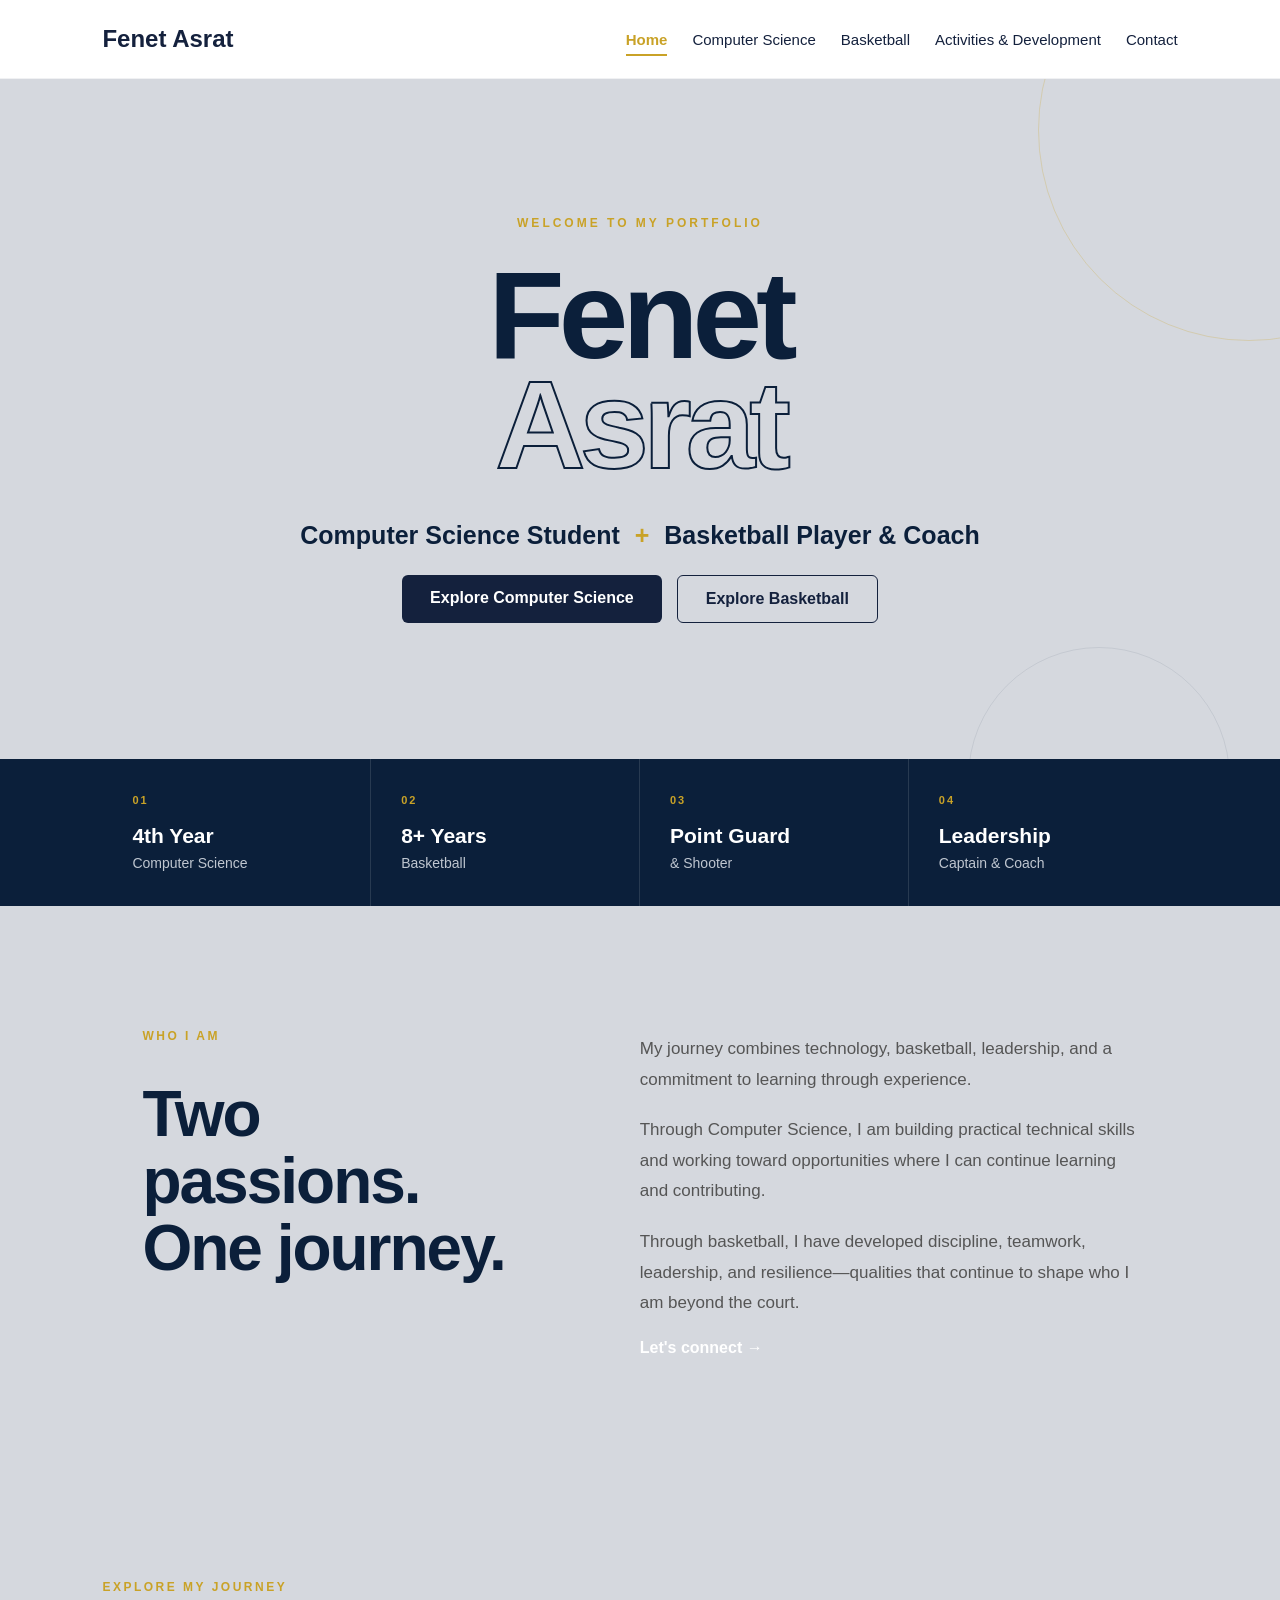
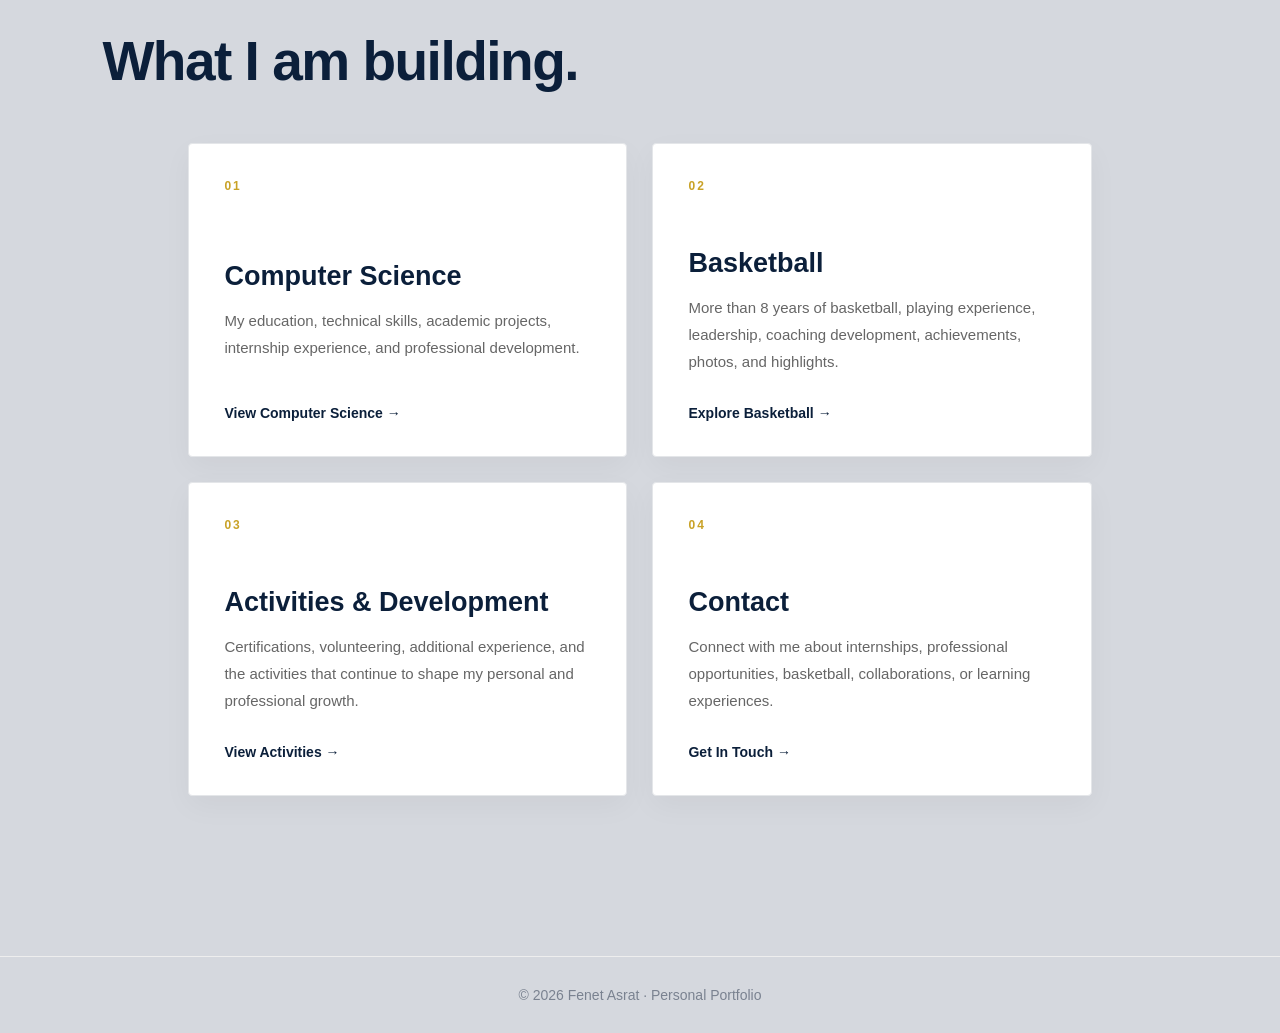
<file: index.html>
<!DOCTYPE html>
<html lang="en">

<head>

    <meta charset="UTF-8">

    <meta
        name="viewport"
        content="width=device-width, initial-scale=1.0"
    >

    <title>Fenet Asrat | Portfolio</title>

    <meta
        name="description"
        content="Fenet Asrat — Computer Science student, basketball player, coach, and aspiring professional."
    >

    <meta
        name="robots"
        content="noindex, nofollow"
    >

    <link
        rel="stylesheet"
        href="style.css"
    >

</head>


<body>


    <!-- =========================
         HEADER
    ========================== -->

    <header>

        <a
            href="index.html"
            class="logo"
        >
            Fenet Asrat
        </a>


        <nav>

            <a
                href="index.html"
                class="active"
                aria-current="page"
            >
                Home
            </a>

            <a href="computer-science.html">
                Computer Science
            </a>

            <a href="basketball.html">
                Basketball
            </a>

            <a href="activities.html">
                Activities & Development
            </a>

            <a href="contact.html">
                Contact
            </a>

        </nav>

    </header>



    <!-- =========================
         MAIN
    ========================== -->

    <main>


        <!-- =========================
             HERO
        ========================== -->

        <section class="home-hero">


           <div class="home-hero-content">

    <p class="hero-label">
        WELCOME TO MY PORTFOLIO
    </p>

    <h1>
        Fenet<br>
        <span>Asrat</span>
    </h1>

    <p class="hero-role">
        Computer Science Student
        <span>+</span>
        Basketball Player & Coach
    </p>

    <div class="hero-buttons">

        <a
            href="computer-science.html"
            class="button primary"
        >
            Explore Computer Science
        </a>

        <a
            href="basketball.html"
            class="button secondary"
        >
            Explore Basketball
        </a>

    </div>

</div>
        </section>



        <!-- =========================
             QUICK FACTS
        ========================== -->

        <section class="quick-facts">


            <div class="fact">

                <span class="fact-number">
                    01
                </span>

                <strong>
                    4th Year
                </strong>

                <p>
                    Computer Science
                </p>

            </div>


            <div class="fact">

                <span class="fact-number">
                    02
                </span>

                <strong>
                    8+ Years
                </strong>

                <p>
                    Basketball
                </p>

            </div>


            <div class="fact">

                <span class="fact-number">
                    03
                </span>

                <strong>
                    Point Guard
                </strong>

                <p>
                    & Shooter
                </p>

            </div>


            <div class="fact">

                <span class="fact-number">
                    04
                </span>

                <strong>
                    Leadership
                </strong>

                <p>
                    Captain & Coach
                </p>

            </div>


        </section>



        <!-- =========================
             INTRODUCTION
        ========================== -->

        <section class="home-introduction">


            <div class="intro-heading">

                <p class="section-label">
                    WHO I AM
                </p>

                <h2>
                    Two passions.<br>
                    One journey.
                </h2>

            </div>


            <div class="intro-content">

                <p>
                    My journey combines technology, basketball, leadership,
                    and a commitment to learning through experience.
                </p>


                <p>
                    Through Computer Science, I am building practical
                    technical skills and working toward opportunities where
                    I can continue learning and contributing.
                </p>


                <p>
                    Through basketball, I have developed discipline,
                    teamwork, leadership, and resilience—qualities that
                    continue to shape who I am beyond the court.
                </p>


                <a
                    href="contact.html"
                    class="text-link"
                >
                    Let's connect →
                </a>

            </div>


        </section>



        <!-- =========================
             EXPLORE
        ========================== -->

        <section class="home-explore">


            <div class="explore-heading">

                <p class="section-label">
                    EXPLORE MY JOURNEY
                </p>

                <h2>
                    What I am building.
                </h2>

            </div>


            <div class="home-sections">


                <!-- COMPUTER SCIENCE -->

                <a
                    href="computer-science.html"
                    class="home-card"
                >

                    <span class="card-number">
                        01
                    </span>


                    <div>

                        <h3>
                            Computer Science
                        </h3>

                        <p>
                            My education, technical skills, academic
                            projects, internship experience, and
                            professional development.
                        </p>

                    </div>


                    <span class="card-link">
                        View Computer Science →
                    </span>

                </a>



                <!-- BASKETBALL -->

                <a
                    href="basketball.html"
                    class="home-card"
                >

                    <span class="card-number">
                        02
                    </span>


                    <div>

                        <h3>
                            Basketball
                        </h3>

                        <p>
                            More than 8 years of basketball, playing
                            experience, leadership, coaching development,
                            achievements, photos, and highlights.
                        </p>

                    </div>


                    <span class="card-link">
                        Explore Basketball →
                    </span>

                </a>



                <!-- ACTIVITIES -->

                <a
                    href="activities.html"
                    class="home-card"
                >

                    <span class="card-number">
                        03
                    </span>


                    <div>

                        <h3>
                            Activities & Development
                        </h3>

                        <p>
                            Certifications, volunteering, additional
                            experience, and the activities that continue
                            to shape my personal and professional growth.
                        </p>

                    </div>


                    <span class="card-link">
                        View Activities →
                    </span>

                </a>



                <!-- CONTACT -->

                <a
                    href="contact.html"
                    class="home-card"
                >

                    <span class="card-number">
                        04
                    </span>


                    <div>

                        <h3>
                            Contact
                        </h3>

                        <p>
                            Connect with me about internships,
                            professional opportunities, basketball,
                            collaborations, or learning experiences.
                        </p>

                    </div>


                    <span class="card-link">
                        Get In Touch →
                    </span>

                </a>


            </div>

        </section>


    </main>



    <!-- =========================
         FOOTER
    ========================== -->

    <footer>

        <p>
            © 2026 Fenet Asrat · Personal Portfolio
        </p>

    </footer>


</body>

</html>
</file>
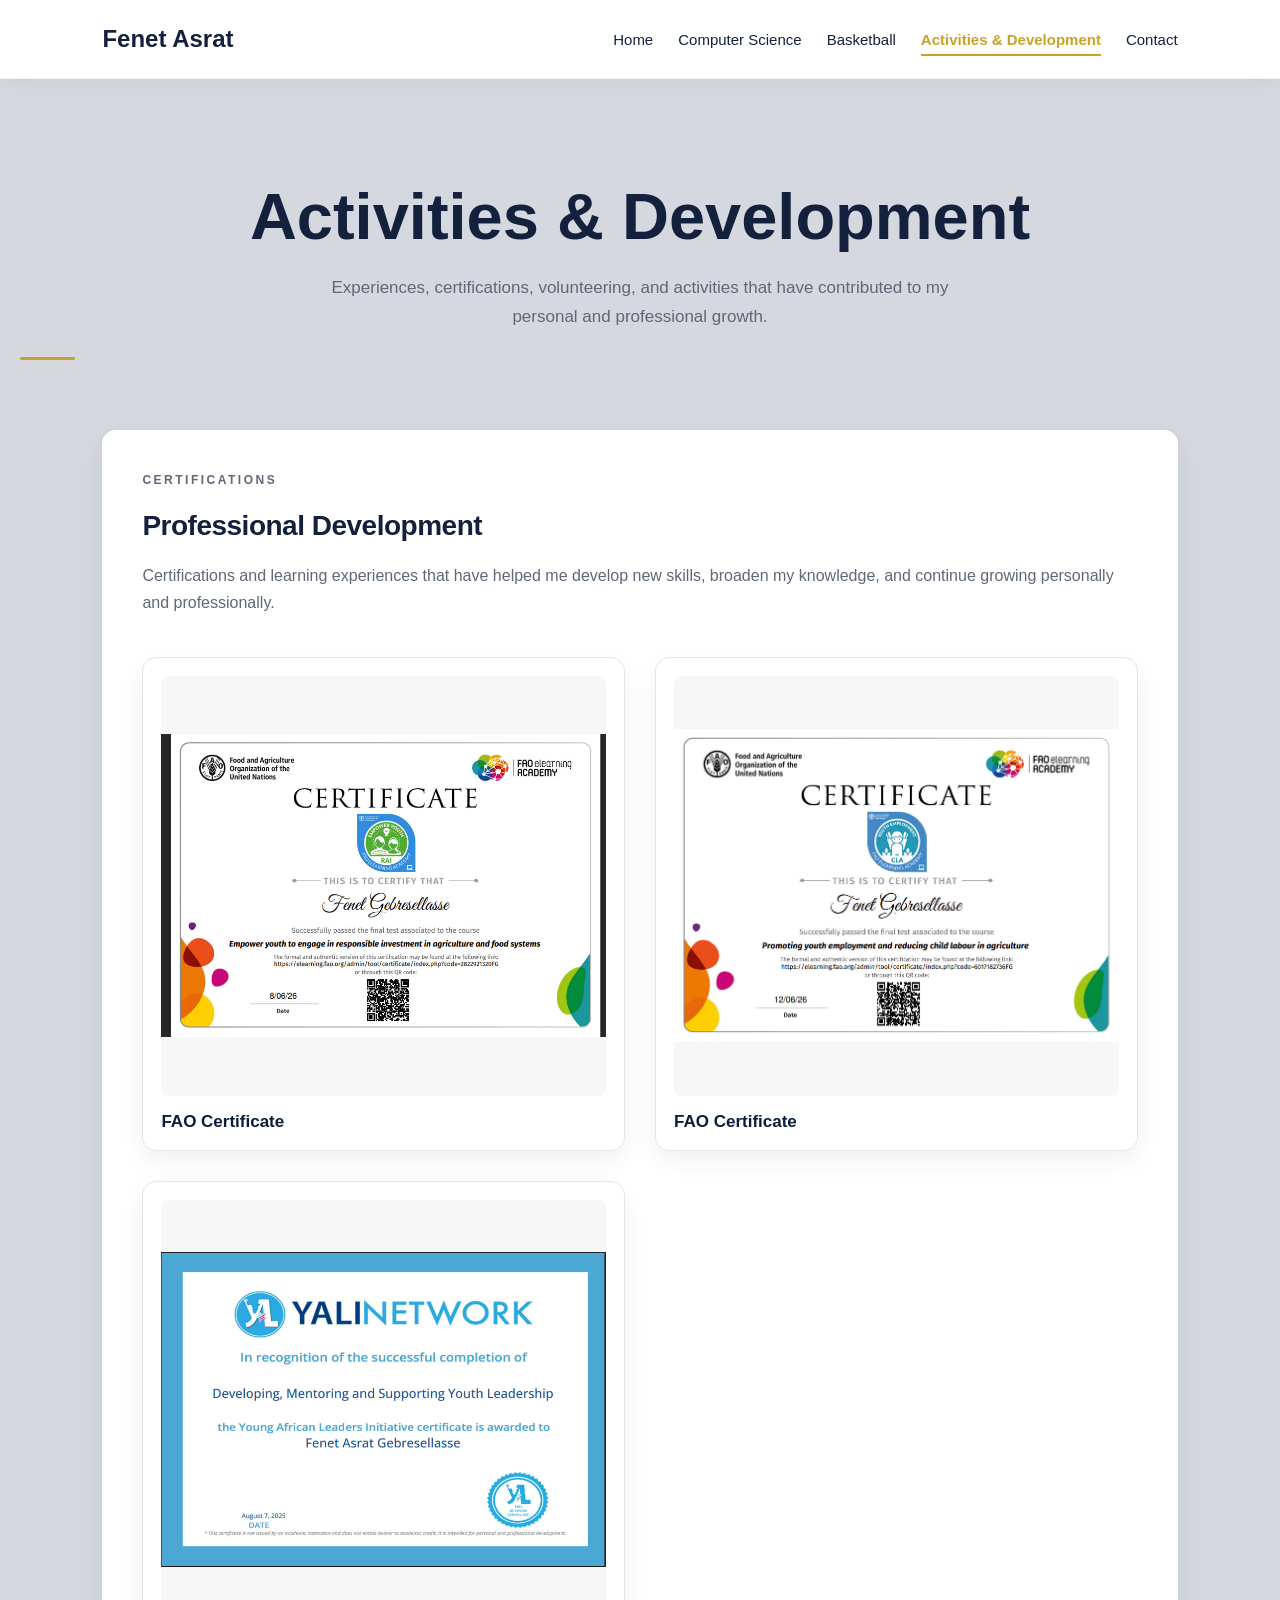
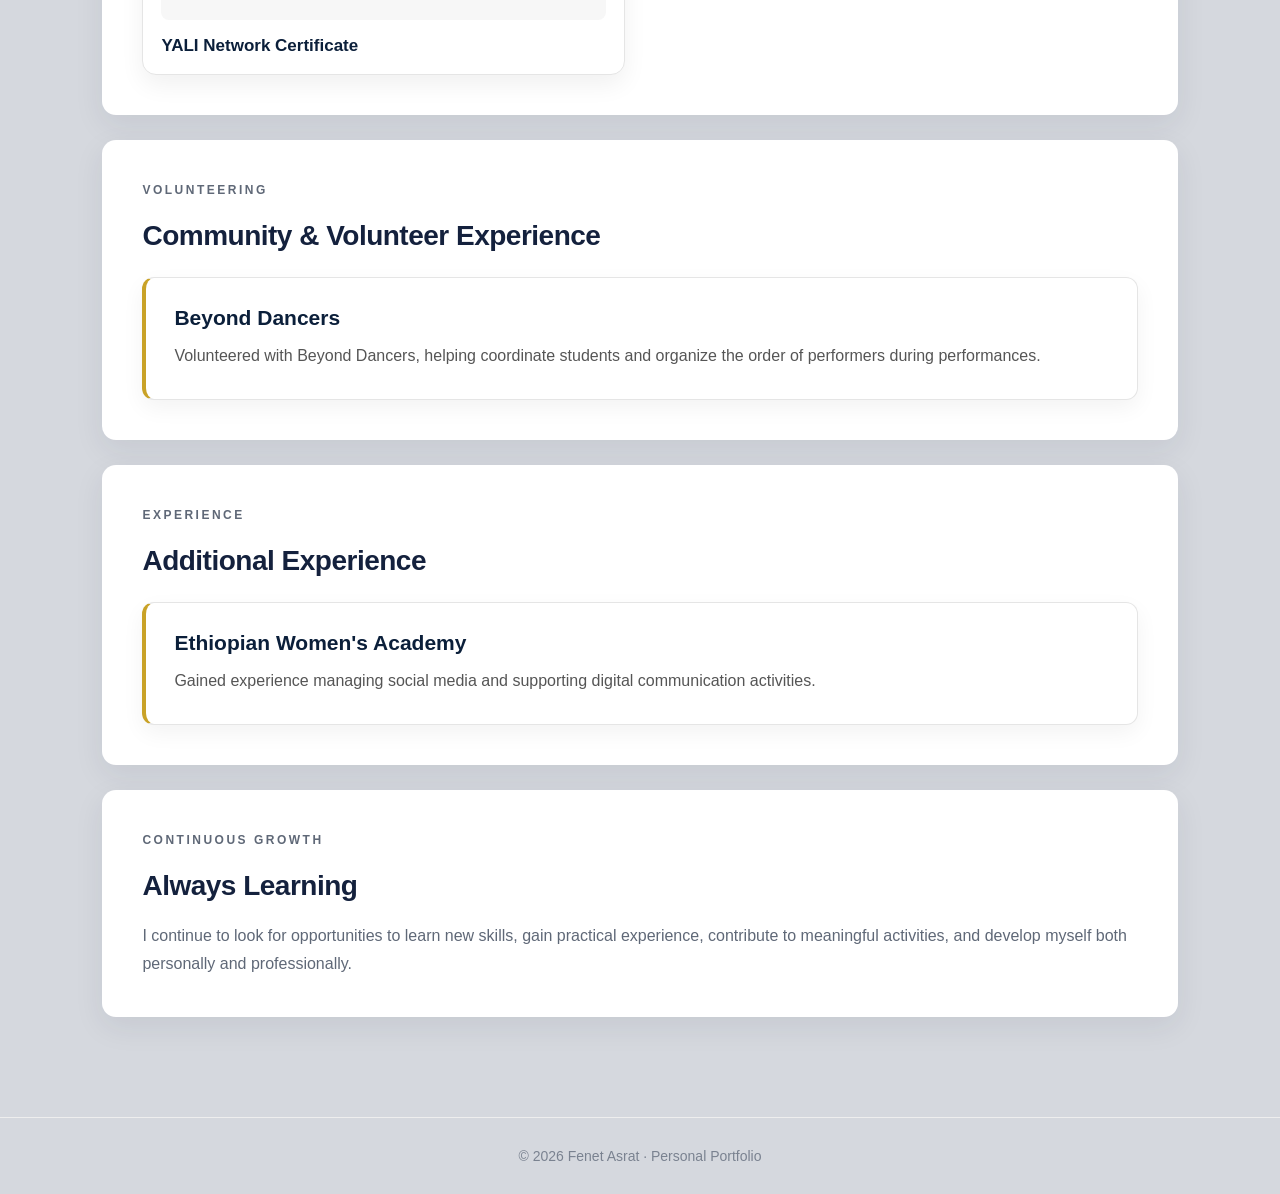
<file: activities.html>
<!DOCTYPE html>
<html lang="en">
<head>

    <meta charset="UTF-8">
    <meta name="viewport" content="width=device-width, initial-scale=1.0">

    <title>Activities & Development | Fenet Asrat</title>

    <meta
        name="description"
        content="Fenet Asrat's activities, certifications, volunteering, professional experiences, and personal development."
    >

    <meta name="robots" content="noindex, nofollow">

    <link rel="stylesheet" href="style.css">

</head>


<body>


    <!-- HEADER -->

   <header>

    <a href="index.html" class="logo">
        Fenet Asrat
    </a>

    <nav>

        <a href="index.html">
            Home
        </a>

        <a href="computer-science.html">
            Computer Science
        </a>

        <a href="basketball.html">
            Basketball
        </a>

        <a
            href="activities.html"
            class="active"
            aria-current="page"
        >
            Activities & Development
        </a>

        <a href="contact.html">
            Contact
        </a>

    </nav>

</header>



    <!-- MAIN CONTENT -->

    <main>


        <!-- PAGE HEADER -->

        <section class="page-header">

            <h1>
                Activities & Development
            </h1>

            <p>
                Experiences, certifications, volunteering, and activities
                that have contributed to my personal and professional growth.
            </p>

        </section>



        <section class="content">


            <!-- CERTIFICATIONS -->

            <div class="section">

                <p class="section-label">
                    CERTIFICATIONS
                </p>

                <h2>
                    Professional Development
                </h2>

                <p>
                    Certifications and learning experiences that have helped
                    me develop new skills, broaden my knowledge, and continue
                    growing personally and professionally.
                </p>


                <div class="certificate-gallery">


                    <div class="certificate-card">

                        <img
                            src="images/fao-certificate-1.jpg"
                            alt="FAO certificate"
                        >

                        <h3>
                            FAO Certificate
                        </h3>

                    </div>


                    <div class="certificate-card">

                        <img
                            src="images/fao-certificate-2.jpg"
                            alt="FAO certificate"
                        >

                        <h3>
                            FAO Certificate
                        </h3>

                    </div>


                    <div class="certificate-card">

                        <img
                            src="images/yali-certificate.jpg"
                            alt="YALI Network certificate"
                        >

                        <h3>
                            YALI Network Certificate
                        </h3>

                    </div>


                </div>

            </div>



            <!-- VOLUNTEERING -->

            <div class="section">

                <p class="section-label">
                    VOLUNTEERING
                </p>

                <h2>
                    Community & Volunteer Experience
                </h2>


                <div class="activity-card">

                    <h3>
                        Beyond Dancers
                    </h3>

                    <p>
                        Volunteered with Beyond Dancers, helping coordinate
                        students and organize the order of performers during
                        performances.
                    </p>

                </div>

            </div>



            <!-- EXPERIENCE -->

            <div class="section">

                <p class="section-label">
                    EXPERIENCE
                </p>

                <h2>
                    Additional Experience
                </h2>


                <div class="activity-card">

                    <h3>
                        Ethiopian Women's Academy
                    </h3>

                    <p>
                        Gained experience managing social media and supporting
                        digital communication activities.
                    </p>

                </div>

            </div>



            <!-- CONTINUOUS DEVELOPMENT -->

            <div class="section">

                <p class="section-label">
                    CONTINUOUS GROWTH
                </p>

                <h2>
                    Always Learning
                </h2>

                <p>
                    I continue to look for opportunities to learn new skills,
                    gain practical experience, contribute to meaningful
                    activities, and develop myself both personally and
                    professionally.
                </p>

            </div>


        </section>

    </main>



    <!-- FOOTER -->

    <footer>

        <p>
            © 2026 Fenet Asrat · Personal Portfolio
        </p>

    </footer>


</body>
</html>
</file>
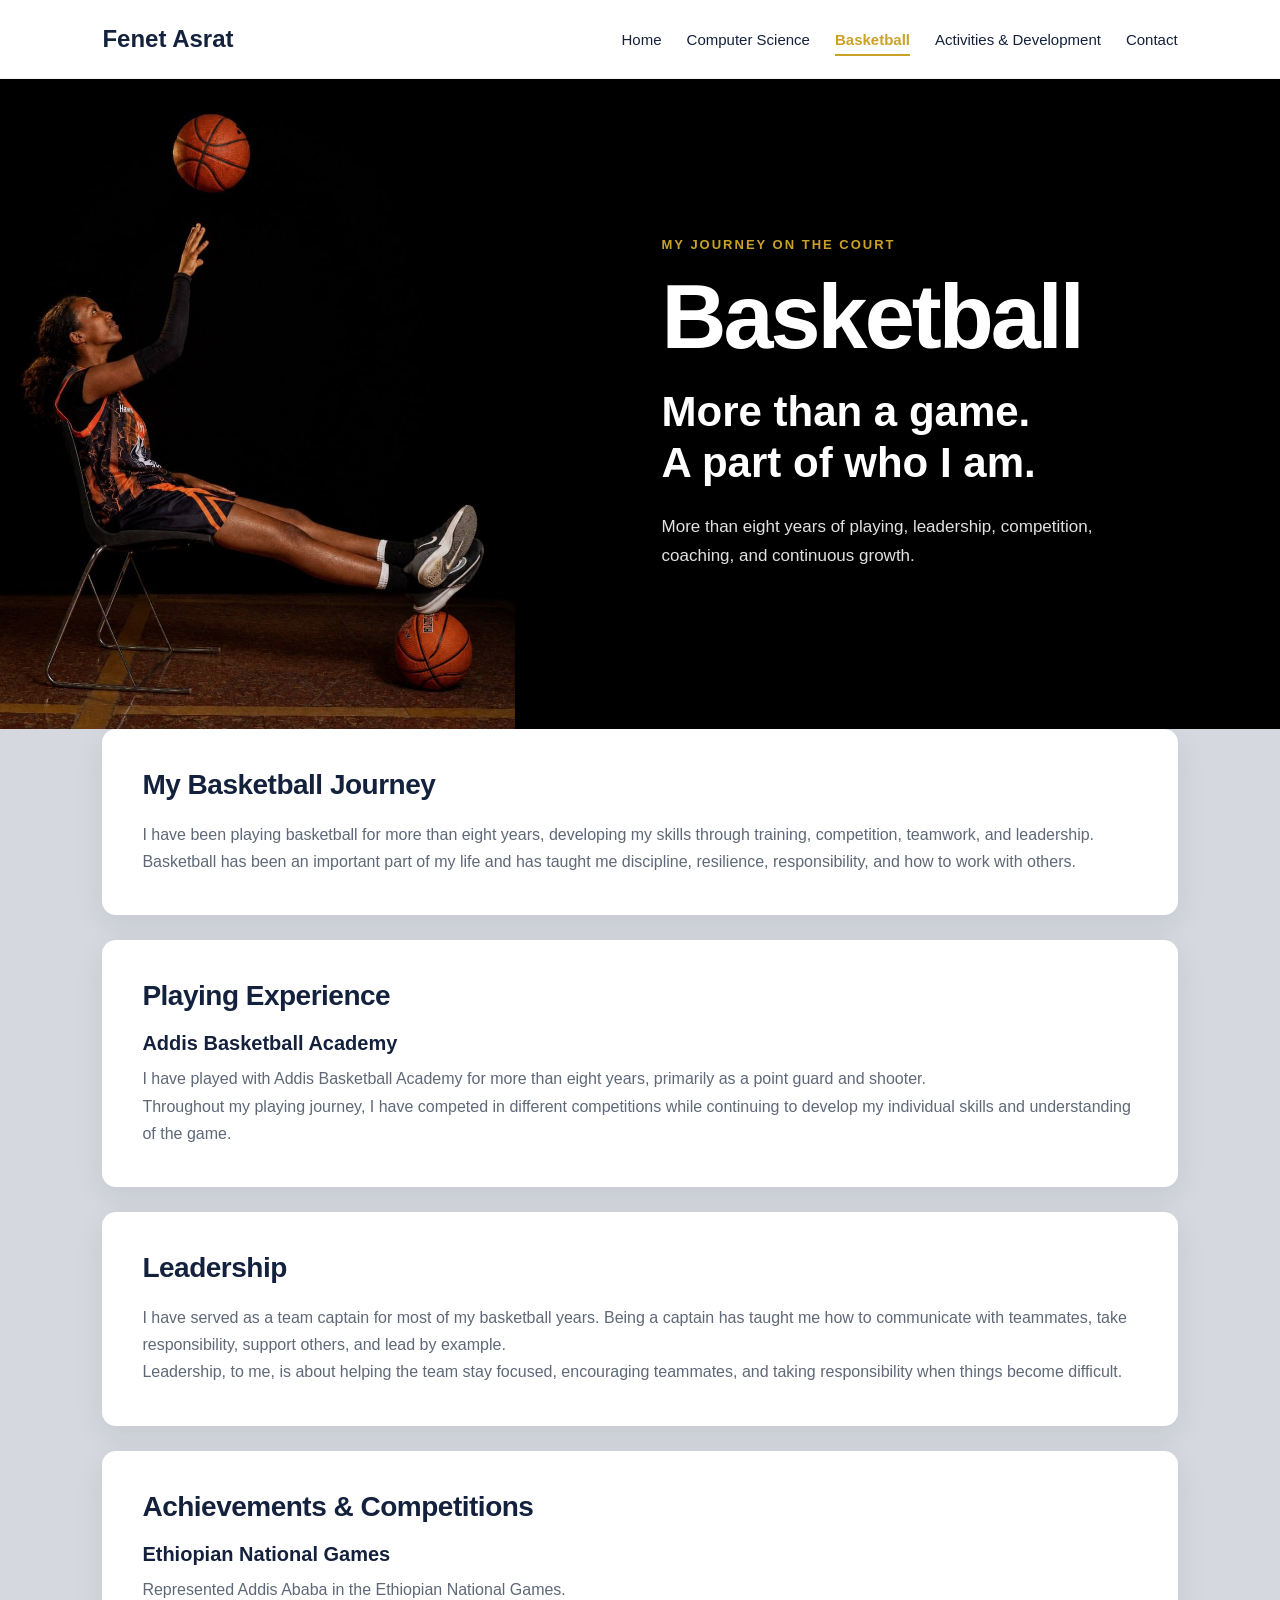
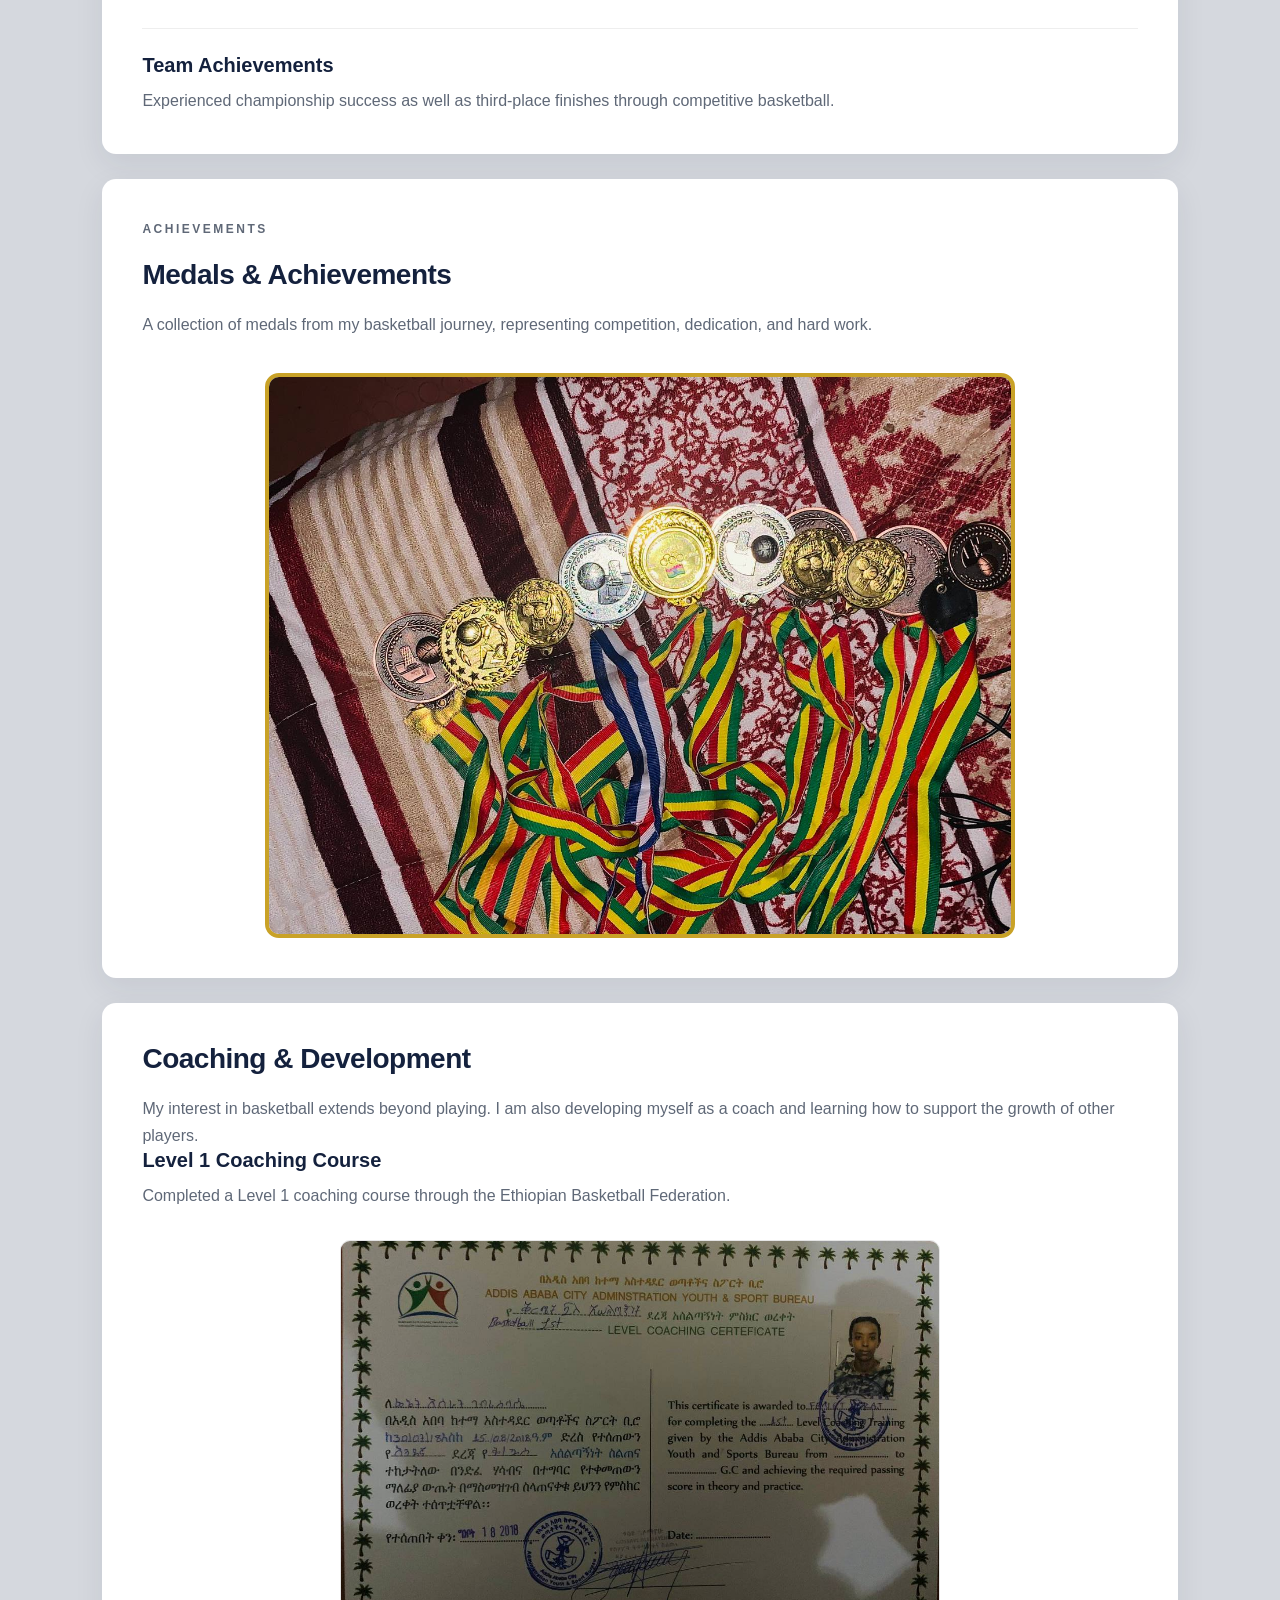
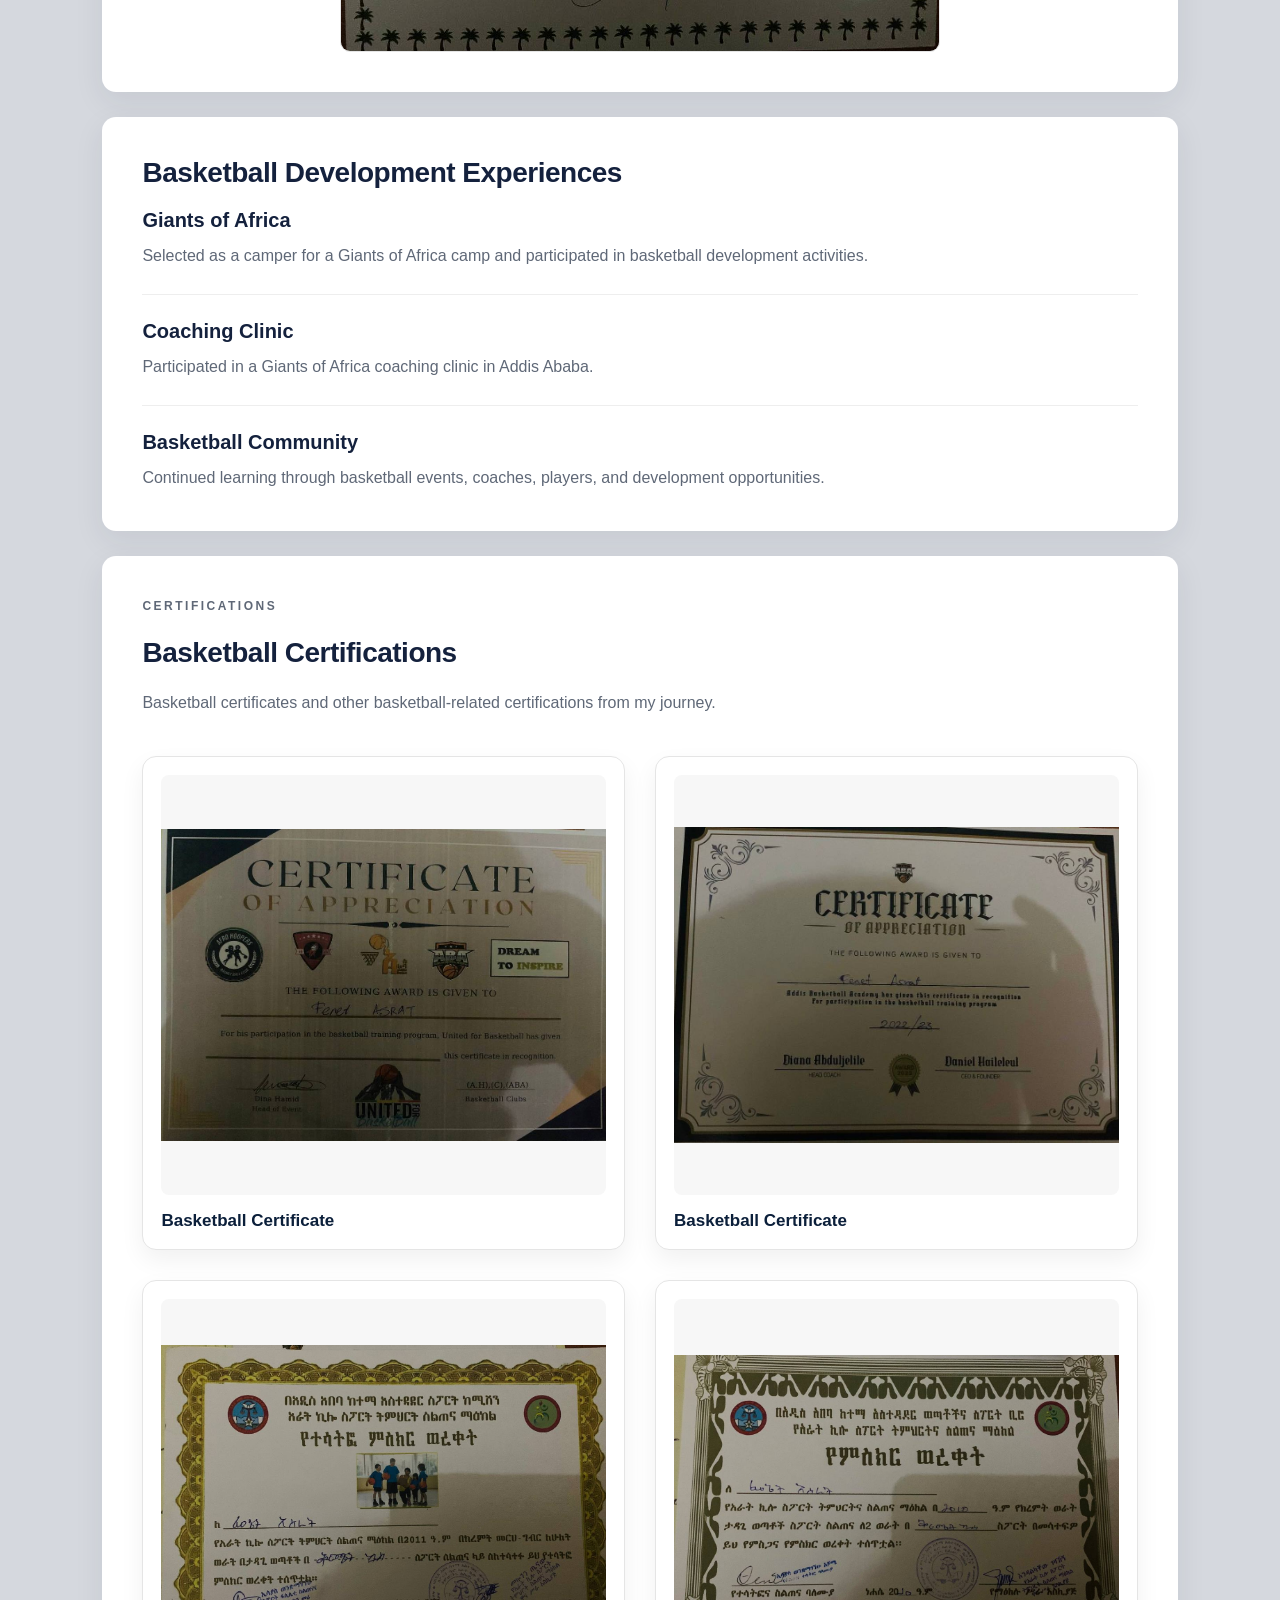
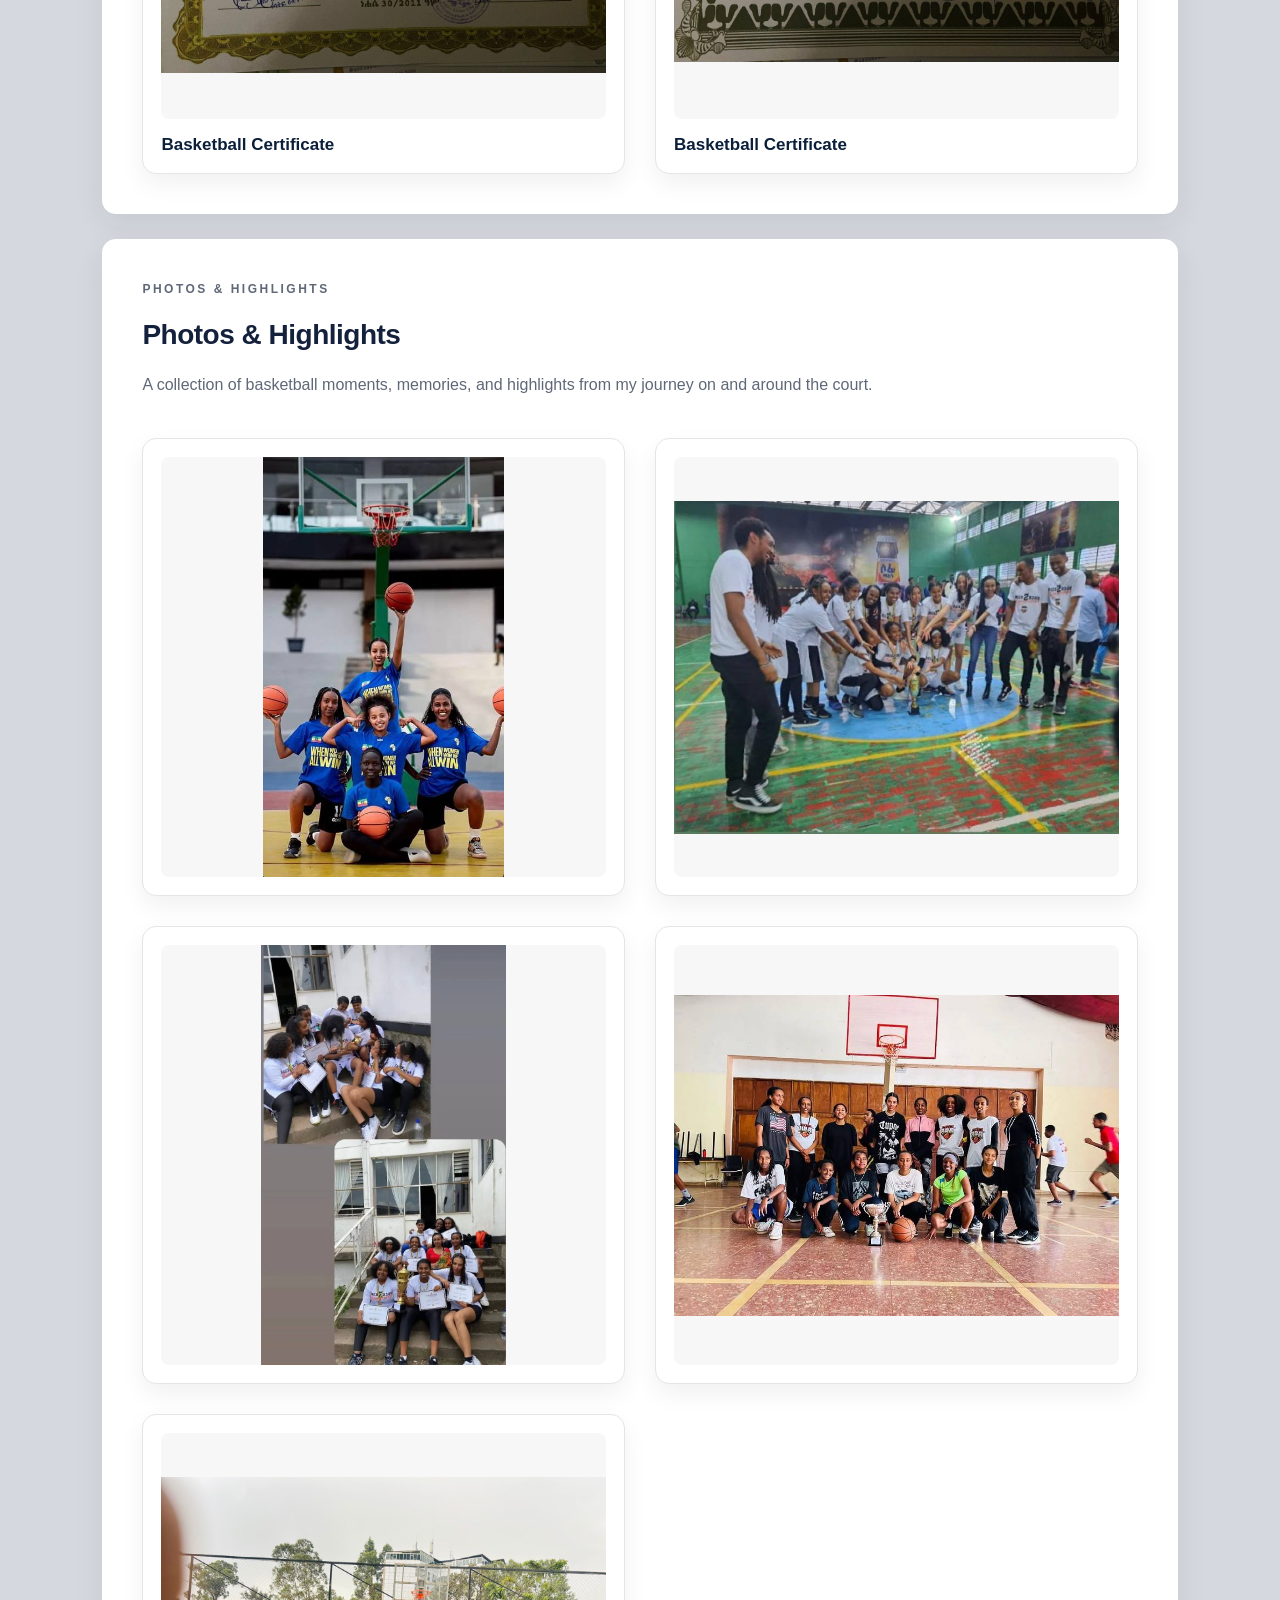
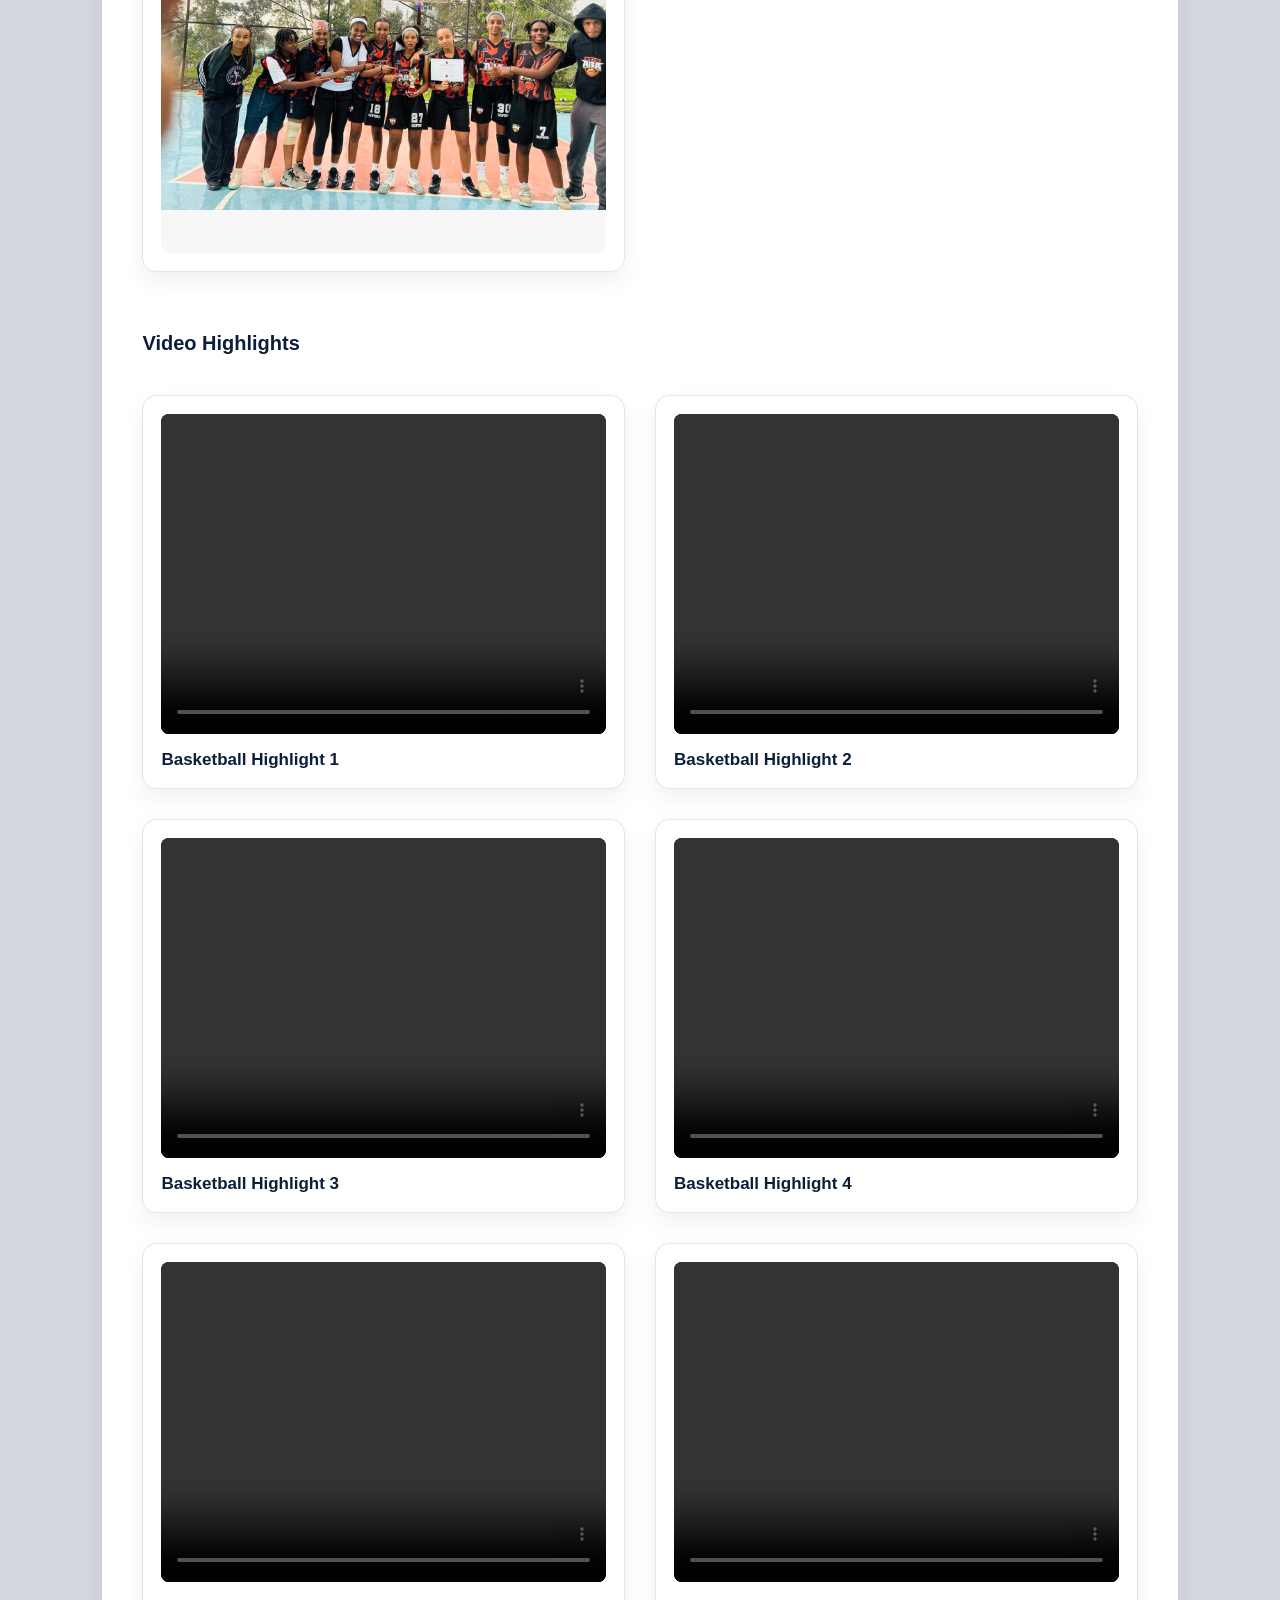
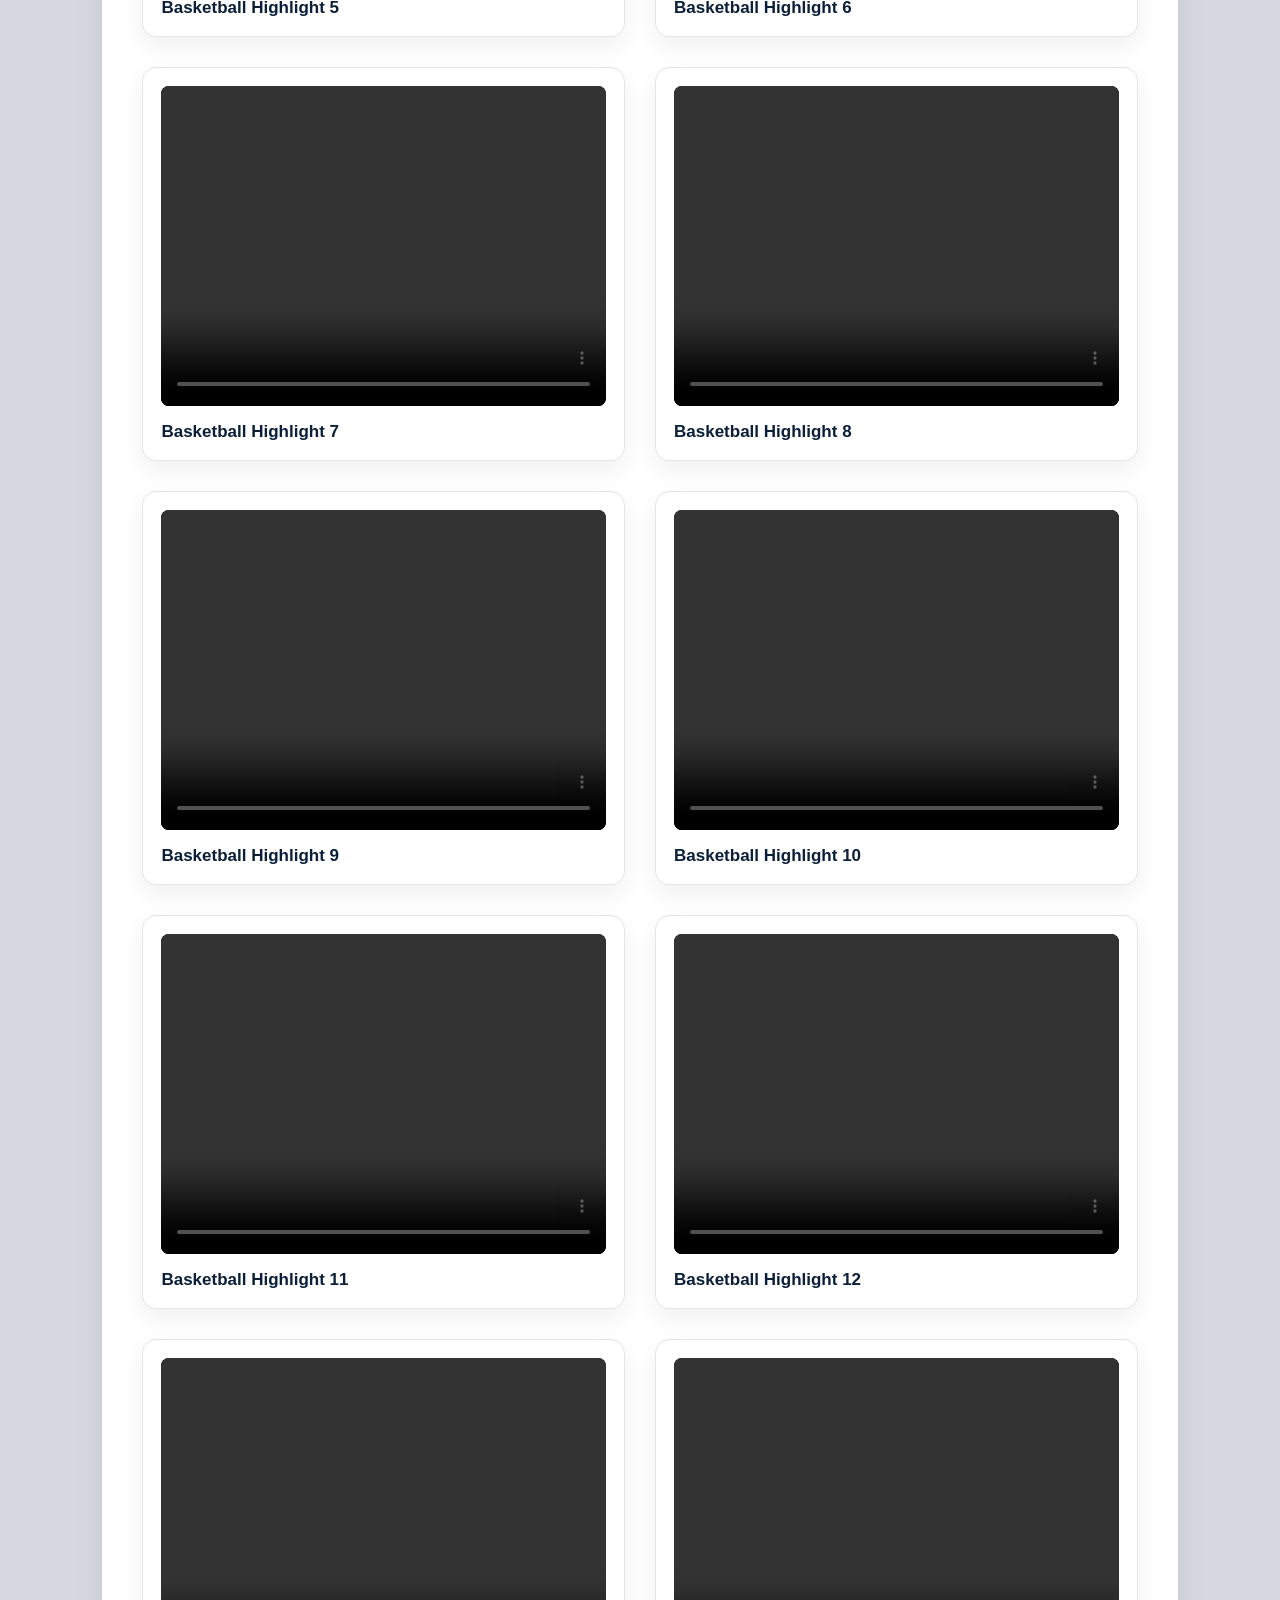
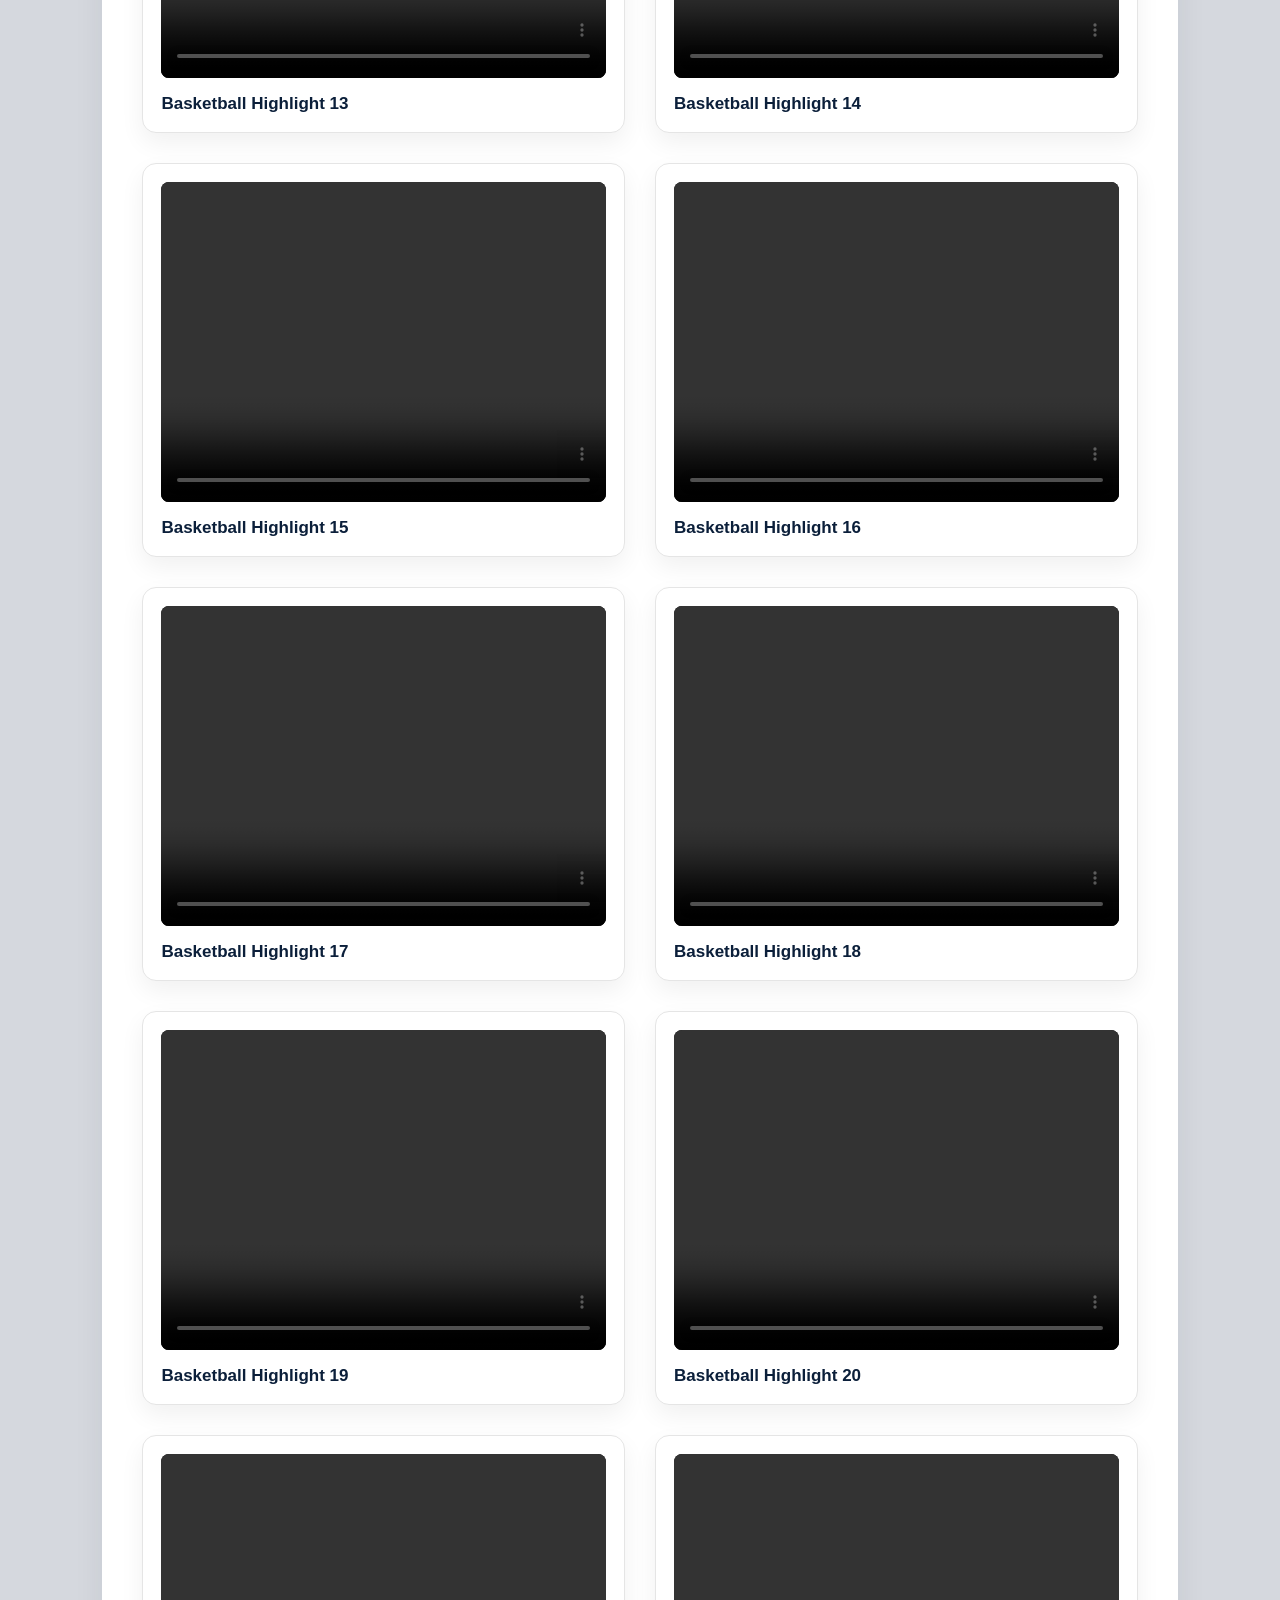
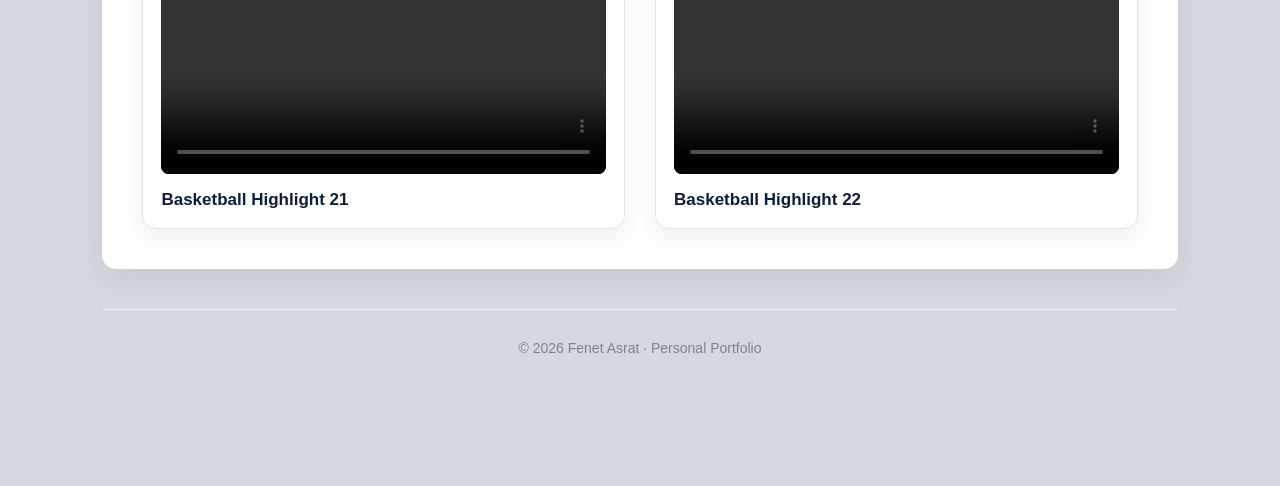
<file: basketball.html>
<!DOCTYPE html>
<html lang="en">
<head>
    <meta charset="UTF-8">
    <meta name="viewport" content="width=device-width, initial-scale=1.0">

    <title>Basketball | Fenet Asrat</title>

    <meta
        name="description"
        content="Fenet Asrat's basketball journey, playing experience, leadership, coaching, achievements, certifications, and development."
    >

    <meta name="robots" content="noindex, nofollow">

    <link rel="stylesheet" href="style.css">
</head>


<body>

    <!-- =========================
         HEADER
    ========================== -->

    <header>

    <a href="index.html" class="logo">
        Fenet Asrat
    </a>

    <nav>

        <a href="index.html">
            Home
        </a>

        <a href="computer-science.html">
            Computer Science
        </a>

        <a
            href="basketball.html"
            class="active"
            aria-current="page"
        >
            Basketball
        </a>

        <a href="activities.html">
            Activities & Development
        </a>

        <a href="contact.html">
            Contact
        </a>

    </nav>

</header>


    <!-- =========================
         MAIN CONTENT
    ========================== -->

    <main>


        <!-- =========================
             BASKETBALL HERO
        ========================== -->

        <section class="basketball-hero">

            <div class="basketball-hero-content">

                <p class="basketball-eyebrow">
                    MY JOURNEY ON THE COURT
                </p>

                <h1>
                    Basketball
                </h1>

                <h2>
                    More than a game.
                    <br>
                    A part of who I am.
                </h2>

                <p>
                    More than eight years of playing, leadership,
                    competition, coaching, and continuous growth.
                </p>

            </div>

        </section>



        <!-- =========================
             CONTENT
        ========================== -->

        <section class="content">


            <!-- =========================
                 MY BASKETBALL JOURNEY
            ========================== -->

            <div class="section">

                <h2>
                    My Basketball Journey
                </h2>

                <p>
                    I have been playing basketball for more than eight years,
                    developing my skills through training, competition,
                    teamwork, and leadership.
                </p>

                <p>
                    Basketball has been an important part of my life and has
                    taught me discipline, resilience, responsibility, and
                    how to work with others.
                </p>

            </div>



            <!-- =========================
                 PLAYING EXPERIENCE
            ========================== -->

            <div class="section">

                <h2>
                    Playing Experience
                </h2>

                <h3>
                    Addis Basketball Academy
                </h3>

                <p>
                    I have played with Addis Basketball Academy for more than
                    eight years, primarily as a point guard and shooter.
                </p>

                <p>
                    Throughout my playing journey, I have competed in different
                    competitions while continuing to develop my individual
                    skills and understanding of the game.
                </p>

            </div>



            <!-- =========================
                 LEADERSHIP
            ========================== -->

            <div class="section">

                <h2>
                    Leadership
                </h2>

                <p>
                    I have served as a team captain for most of my basketball
                    years. Being a captain has taught me how to communicate
                    with teammates, take responsibility, support others, and
                    lead by example.
                </p>

                <p>
                    Leadership, to me, is about helping the team stay focused,
                    encouraging teammates, and taking responsibility when
                    things become difficult.
                </p>

            </div>



            <!-- =========================
                 ACHIEVEMENTS
            ========================== -->

            <div class="section">

                <h2>
                    Achievements & Competitions
                </h2>


                <div class="achievement">

                    <h3>
                        Ethiopian National Games
                    </h3>

                    <p>
                        Represented Addis Ababa in the Ethiopian National Games.
                    </p>

                </div>


                <div class="achievement">

                    <h3>
                        Team Achievements
                    </h3>

                    <p>
                        Experienced championship success as well as
                        third-place finishes through competitive basketball.
                    </p>

                </div>

            </div>



            <!-- =========================
                 MEDALS
            ========================== -->

            <div class="section medals-section">

                <p class="section-label">
                    ACHIEVEMENTS
                </p>

                <h2>
                    Medals & Achievements
                </h2>

                <p>
                    A collection of medals from my basketball journey,
                    representing competition, dedication, and hard work.
                </p>


                <div class="medals-image-container">

                    <img
                        src="images/medals.jpg"
                        alt="Collection of Fenet Asrat's basketball medals"
                        class="medals-image"
                    >

                </div>

            </div>



            <!-- =========================
                 COACHING
            ========================== -->

            <div class="section">

                <h2>
                    Coaching & Development
                </h2>

                <p>
                    My interest in basketball extends beyond playing. I am
                    also developing myself as a coach and learning how to
                    support the growth of other players.
                </p>


                <div class="achievement">

                    <h3>
                        Level 1 Coaching Course
                    </h3>

                    <p>
                        Completed a Level 1 coaching course through the
                        Ethiopian Basketball Federation.
                    </p>


                    <div class="coaching-certificate">

                        <img
                            src="images/coaching-certificate.jpg"
                            alt="Fenet Asrat's basketball coaching certificate"
                            class="coaching-certificate-image"
                        >

                    </div>

                </div>

            </div>



            <!-- =========================
                 BASKETBALL DEVELOPMENT
            ========================== -->

            <div class="section">

                <h2>
                    Basketball Development Experiences
                </h2>


                <div class="achievement">

                    <h3>
                        Giants of Africa
                    </h3>

                    <p>
                        Selected as a camper for a Giants of Africa camp and
                        participated in basketball development activities.
                    </p>

                </div>


                <div class="achievement">

                    <h3>
                        Coaching Clinic
                    </h3>

                    <p>
                        Participated in a Giants of Africa coaching clinic
                        in Addis Ababa.
                    </p>

                </div>


                <div class="achievement">

                    <h3>
                        Basketball Community
                    </h3>

                    <p>
                        Continued learning through basketball events,
                        coaches, players, and development opportunities.
                    </p>

                </div>

            </div>



            <!-- =========================
                 BASKETBALL CERTIFICATIONS
            ========================== -->

            <div class="section">

                <p class="section-label">
                    CERTIFICATIONS
                </p>

                <h2>
                    Basketball Certifications
                </h2>

                <p>
                    Basketball certificates and other basketball-related
                    certifications from my journey.
                </p>


                <div class="certificate-gallery">


                    <!-- Certificate 1 -->

                    <div class="certificate-card">

                        <img
                            src="images/basketball-certificate-1.jpg"
                            alt="Basketball certificate 1"
                        >

                        <h3>
                            Basketball Certificate
                        </h3>

                    </div>


                    <!-- Certificate 2 -->

                    <div class="certificate-card">

                        <img
                            src="images/basketball-certificate-2.jpg"
                            alt="Basketball certificate 2"
                        >

                        <h3>
                            Basketball Certificate
                        </h3>

                    </div>


                    <!-- Certificate 4 -->

                    <div class="certificate-card">

                        <img
                            src="images/basketball-certificate-4.jpg"
                            alt="Basketball certificate 4"
                        >

                        <h3>
                            Basketball Certificate
                        </h3>

                    </div>


                    <!-- Certificate 5 -->

                    <div class="certificate-card">

                        <img
                            src="images/basketball-certificate-5.jpg"
                            alt="Basketball certificate 5"
                        >

                        <h3>
                            Basketball Certificate
                        </h3>

                    </div>


                </div>

            </div>



            
<!-- PHOTOS & HIGHLIGHTS -->

<section class="section">

    <p class="section-label">
        PHOTOS & HIGHLIGHTS
    </p>

    <h2>
        Photos & Highlights
    </h2>

    <p>
        A collection of basketball moments, memories, and highlights
        from my journey on and around the court.
    </p>


    <!-- PHOTOS -->

    <div class="photo-gallery">


        <div class="photo-card">

            <img
                src="images/photo1.jpg"
                alt="Fenet Asrat basketball photo 1"
            >

        </div>


        <div class="photo-card">

            <img
                src="images/photo2.jpg"
                alt="Fenet Asrat basketball photo 2"
            >

        </div>


        <div class="photo-card">

            <img
                src="images/photo3.jpg"
                alt="Fenet Asrat basketball photo 3"
            >

        </div>


        <div class="photo-card">

            <img
                src="images/photo4.jpg"
                alt="Fenet Asrat basketball photo 4"
            >

        </div>


        <div class="photo-card">

            <img
                src="images/photo5.jpg"
                alt="Fenet Asrat basketball photo 5"
            >

        </div>


    </div>


    <!-- VIDEOS -->

    <h3 class="highlights-subtitle">
        Video Highlights
    </h3>


    <div class="video-gallery">


        <div class="video-card">

            <video controls>
                <source src="videos/vid1.mp4" type="video/mp4">
                Your browser does not support the video tag.
            </video>

            <h3>Basketball Highlight 1</h3>

        </div>


        <div class="video-card">

            <video controls>
                <source src="videos/vid2.mp4" type="video/mp4">
                Your browser does not support the video tag.
            </video>

            <h3>Basketball Highlight 2</h3>

        </div>


        <div class="video-card">

            <video controls>
                <source src="videos/vid3.mp4" type="video/mp4">
                Your browser does not support the video tag.
            </video>

            <h3>Basketball Highlight 3</h3>

        </div>


        <div class="video-card">

            <video controls>
                <source src="videos/vid4.mp4" type="video/mp4">
                Your browser does not support the video tag.
            </video>

            <h3>Basketball Highlight 4</h3>

        </div>


        <div class="video-card">

            <video controls>
                <source src="videos/vid5.mp4" type="video/mp4">
                Your browser does not support the video tag.
            </video>

            <h3>Basketball Highlight 5</h3>

        </div>


        <div class="video-card">

            <video controls>
                <source src="videos/vid6.mp4" type="video/mp4">
                Your browser does not support the video tag.
            </video>

            <h3>Basketball Highlight 6</h3>

        </div>


        <div class="video-card">

            <video controls>
                <source src="videos/vid7.mp4" type="video/mp4">
                Your browser does not support the video tag.
            </video>

            <h3>Basketball Highlight 7</h3>

        </div>


        <div class="video-card">

            <video controls>
                <source src="videos/vid8.mp4" type="video/mp4">
                Your browser does not support the video tag.
            </video>

            <h3>Basketball Highlight 8</h3>

        </div>


        <div class="video-card">

            <video controls>
                <source src="videos/vid9.mp4" type="video/mp4">
                Your browser does not support the video tag.
            </video>

            <h3>Basketball Highlight 9</h3>

        </div>


        <div class="video-card">

            <video controls>
                <source src="videos/vid10.mp4" type="video/mp4">
                Your browser does not support the video tag.
            </video>

            <h3>Basketball Highlight 10</h3>

        </div>


        <div class="video-card">

            <video controls>
                <source src="videos/vid11.mp4" type="video/mp4">
                Your browser does not support the video tag.
            </video>

            <h3>Basketball Highlight 11</h3>

        </div>


        <div class="video-card">

            <video controls>
                <source src="videos/vid12.mp4" type="video/mp4">
                Your browser does not support the video tag.
            </video>

            <h3>Basketball Highlight 12</h3>

        </div>


        <div class="video-card">

            <video controls>
                <source src="videos/vid13.mp4" type="video/mp4">
                Your browser does not support the video tag.
            </video>

            <h3>Basketball Highlight 13</h3>

        </div>


        <div class="video-card">

            <video controls>
                <source src="videos/vid14.mp4" type="video/mp4">
                Your browser does not support the video tag.
            </video>

            <h3>Basketball Highlight 14</h3>

        </div>


        <div class="video-card">

            <video controls>
                <source src="videos/vid15.mp4" type="video/mp4">
                Your browser does not support the video tag.
            </video>

            <h3>Basketball Highlight 15</h3>

        </div>


        <div class="video-card">

            <video controls>
                <source src="videos/vid16.mp4" type="video/mp4">
                Your browser does not support the video tag.
            </video>

            <h3>Basketball Highlight 16</h3>

        </div>


        <div class="video-card">

            <video controls>
                <source src="videos/vid17.mp4" type="video/mp4">
                Your browser does not support the video tag.
            </video>

            <h3>Basketball Highlight 17</h3>

        </div>


        <div class="video-card">

            <video controls>
                <source src="videos/vid18.mp4" type="video/mp4">
                Your browser does not support the video tag.
            </video>

            <h3>Basketball Highlight 18</h3>

        </div>


        <div class="video-card">

            <video controls>
                <source src="videos/vid19.mp4" type="video/mp4">
                Your browser does not support the video tag.
            </video>

            <h3>Basketball Highlight 19</h3>

        </div>
        <div class="video-card">

    <video controls>
        <source src="videos/vid20.mp4" type="video/mp4">
        Your browser does not support the video tag.
    </video>

    <h3>Basketball Highlight 20</h3>

</div>


<div class="video-card">

    <video controls>
        <source src="videos/vid21.mp4" type="video/mp4">
        Your browser does not support the video tag.
    </video>

    <h3>Basketball Highlight 21</h3>

</div>


<div class="video-card">

    <video controls>
        <source src="videos/vid22.mp4" type="video/mp4">
        Your browser does not support the video tag.
    </video>

    <h3>Basketball Highlight 22</h3>

</div>


    </div>

</section>


    <!-- =========================
         FOOTER
    ========================== -->

    <footer>

        <p>
            © 2026 Fenet Asrat · Personal Portfolio
        </p>

    </footer>


</body>
</html>
</file>
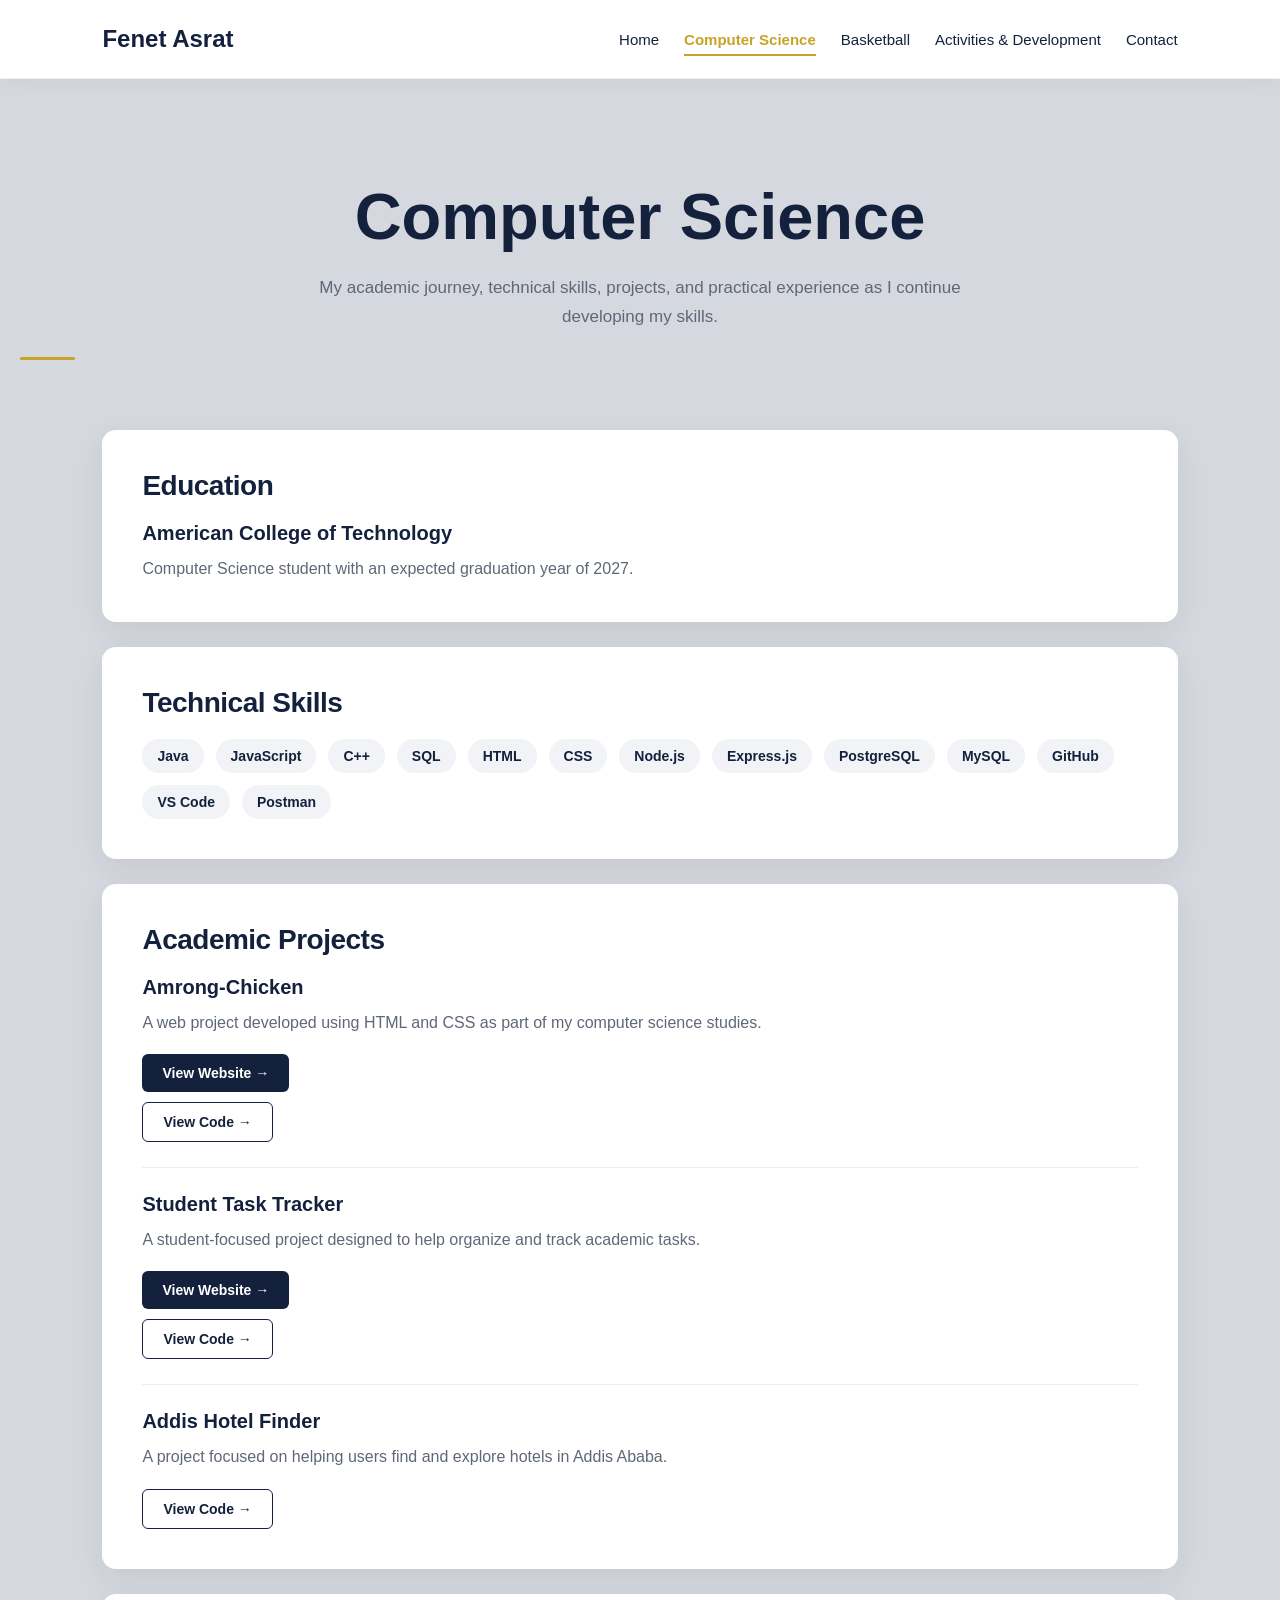
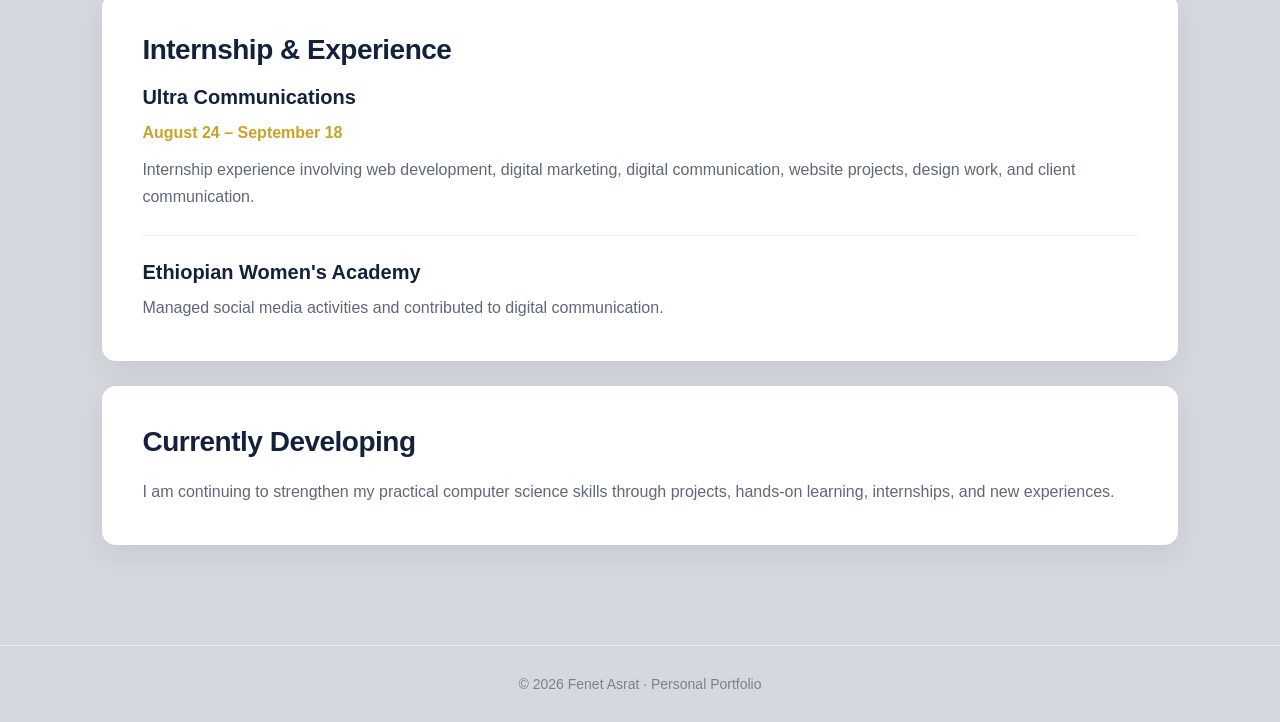
<file: computer-science.html>
<!DOCTYPE html>
<html lang="en">
<head>
    <meta charset="UTF-8">
    <meta name="viewport" content="width=device-width, initial-scale=1.0">

    <title>Computer Science | Fenet Asrat</title>

    <meta name="description" content="Fenet Asrat's computer science education, technical skills, projects, and experience.">

    <meta name="robots" content="noindex, nofollow">

    <link rel="stylesheet" href="style.css">
</head>

<body>

    <header>

    <a href="index.html" class="logo">
        Fenet Asrat
    </a>

    <nav>

        <a href="index.html">
            Home
        </a>

        <a
            href="computer-science.html"
            class="active"
            aria-current="page"
        >
            Computer Science
        </a>

        <a href="basketball.html">
            Basketball
        </a>

        <a href="activities.html">
            Activities & Development
        </a>

        <a href="contact.html">
            Contact
        </a>

    </nav>

</header>


    <main>

        <section class="page-header">

            <h1>Computer Science</h1>

            <p>
                My academic journey, technical skills, projects, and
                practical experience as I continue developing my skills.
            </p>

        </section>


        <section class="content">

            <!-- Education -->

            <div class="section">

                <h2>Education</h2>

                <h3>American College of Technology</h3>

                <p>
                    Computer Science student with an expected graduation
                    year of 2027.
                </p>

            </div>


            <!-- Technical Skills -->

            <div class="section">

                <h2>Technical Skills</h2>

                <div class="skills-list">

                    <span>Java</span>
                    <span>JavaScript</span>
                    <span>C++</span>
                    <span>SQL</span>
                    <span>HTML</span>
                    <span>CSS</span>
                    <span>Node.js</span>
                    <span>Express.js</span>
                    <span>PostgreSQL</span>
                    <span>MySQL</span>
                    <span>GitHub</span>
                    <span>VS Code</span>
                    <span>Postman</span>

                </div>

            </div>


            <!-- Projects -->

            <div class="section">

                <h2>Academic Projects</h2>


                <div class="project">

                    <h3>Amrong-Chicken</h3>

                    <p>
                        A web project developed using HTML and CSS as part
                        of my computer science studies.
                    </p>

                    <div class="project-links">

                        <a
                            href="https://fenet1221-dotcom.github.io/Amrong-chicken/"
                            target="_blank"
                            rel="noopener noreferrer"
                            class="project-link primary-project">
                            View Website →
                        </a>

                        <a
                            href="https://github.com/fenet1221-dotcom/Amrong-chicken"
                            target="_blank"
                            rel="noopener noreferrer"
                            class="project-link secondary-project">
                            View Code →
                        </a>

                    </div>

                </div>


                <div class="project">

                    <h3>Student Task Tracker</h3>

                    <p>
                        A student-focused project designed to help organize
                        and track academic tasks.
                    </p>

                    <div class="project-links">

                        <a
                            href="https://fenet1221-dotcom.github.io/student-task-tracker/"
                            target="_blank"
                            rel="noopener noreferrer"
                            class="project-link primary-project">
                            View Website →
                        </a>

                        <a
                            href="https://github.com/fenet1221-dotcom/student-task-tracker"
                            target="_blank"
                            rel="noopener noreferrer"
                            class="project-link secondary-project">
                            View Code →
                        </a>

                    </div>

                </div>


                <div class="project">

                    <h3>Addis Hotel Finder</h3>

                    <p>
                        A project focused on helping users find and explore
                        hotels in Addis Ababa.
                    </p>

                    <div class="project-links">

                        <a
                            href="https://github.com/fenet1221-dotcom/AddisHotelFinder"
                            target="_blank"
                            rel="noopener noreferrer"
                            class="project-link secondary-project">
                            View Code →
                        </a>

                    </div>

                </div>

            </div>


            <!-- Experience -->

            <div class="section">

                <h2>Internship & Experience</h2>


                <div class="experience">

                    <h3>Ultra Communications</h3>

                    <p class="experience-date">
                        August 24 – September 18
                    </p>

                    <p>
                        Internship experience involving web development,
                        digital marketing, digital communication, website
                        projects, design work, and client communication.
                    </p>

                </div>


                <div class="experience">

                    <h3>Ethiopian Women's Academy</h3>

                    <p>
                        Managed social media activities and contributed to
                        digital communication.
                    </p>

                </div>

            </div>


            <!-- Currently Developing -->

            <div class="section">

                <h2>Currently Developing</h2>

                <p>
                    I am continuing to strengthen my practical computer
                    science skills through projects, hands-on learning,
                    internships, and new experiences.
                </p>

            </div>

        </section>

    </main>


    <footer>

        <p>© 2026 Fenet Asrat · Personal Portfolio</p>

    </footer>

</body>
</html>
</file>
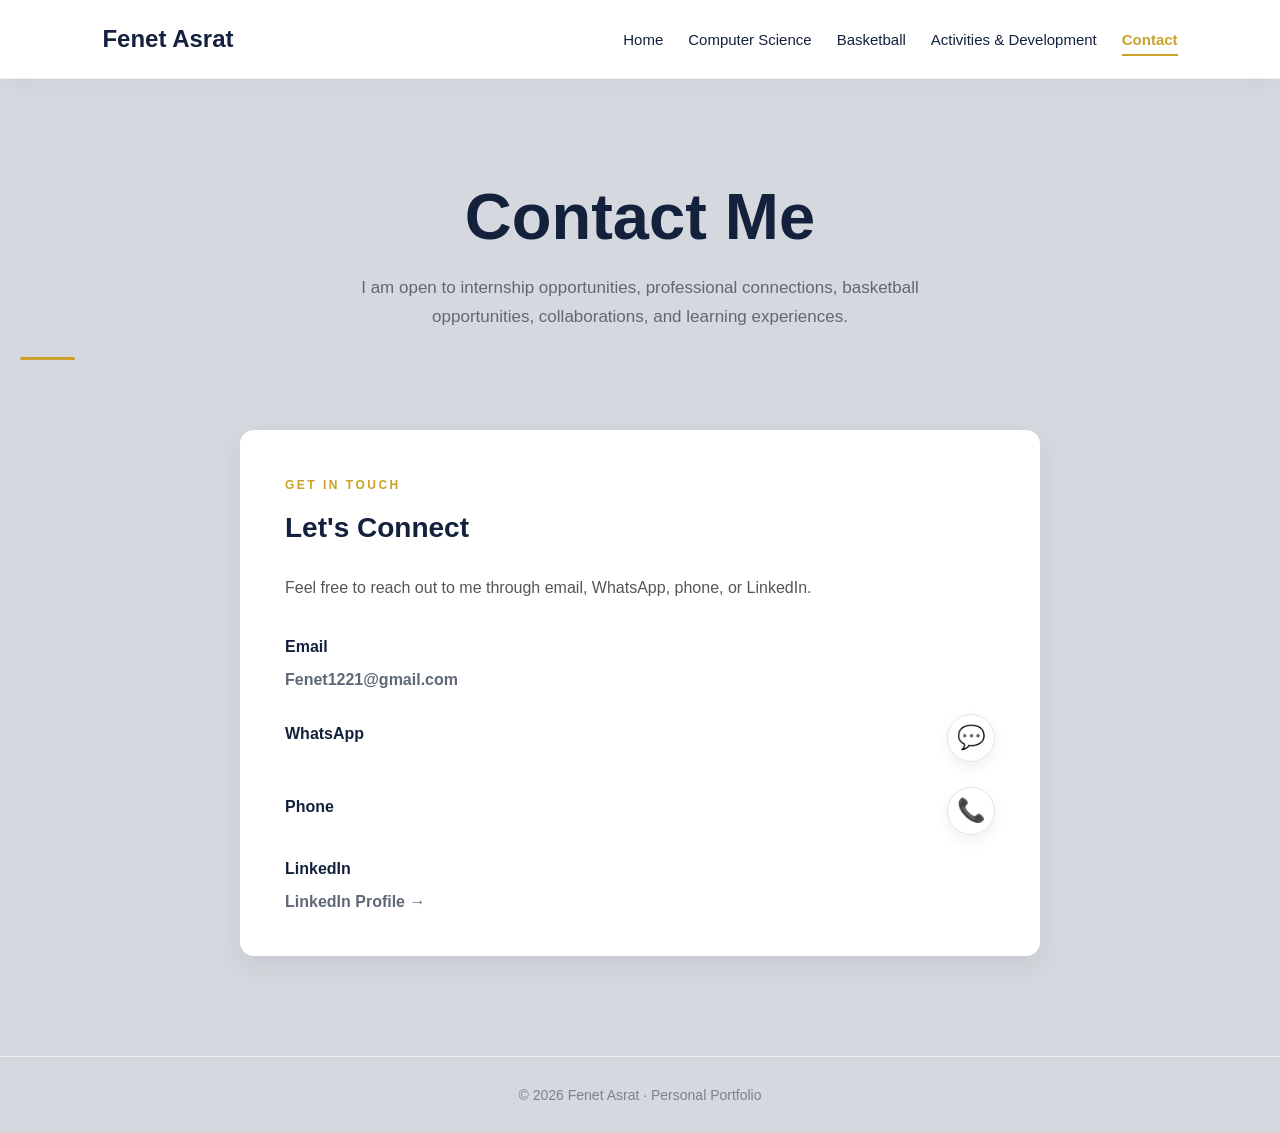
<file: contact.html>
<!DOCTYPE html>
<html lang="en">

<head>

    <meta charset="UTF-8">

    <meta
        name="viewport"
        content="width=device-width, initial-scale=1.0"
    >

    <title>Contact | Fenet Asrat</title>

    <meta
        name="description"
        content="Contact Fenet Asrat for internship opportunities, professional connections, basketball opportunities, collaborations, and learning experiences."
    >

    <meta
        name="robots"
        content="noindex, nofollow"
    >

    <link
        rel="stylesheet"
        href="style.css"
    >

</head>


<body>


    <!-- HEADER -->

    <header>

    <a href="index.html" class="logo">
        Fenet Asrat
    </a>

    <nav>

        <a href="index.html">
            Home
        </a>

        <a href="computer-science.html">
            Computer Science
        </a>

        <a href="basketball.html">
            Basketball
        </a>

        <a href="activities.html">
            Activities & Development
        </a>

        <a
            href="contact.html"
            class="active"
            aria-current="page"
        >
            Contact
        </a>

    </nav>

</header>



    <!-- MAIN CONTENT -->

    <main>


        <!-- PAGE HEADER -->

        <section class="page-header">

            <h1>
                Contact Me
            </h1>

            <p>
                I am open to internship opportunities, professional
                connections, basketball opportunities, collaborations,
                and learning experiences.
            </p>

        </section>



        <!-- CONTACT -->

        <section class="contact-container">


            <div class="contact-card">

                <p class="section-label">
                    GET IN TOUCH
                </p>

                <h2>
                    Let's Connect
                </h2>

                <p class="contact-intro">
                    Feel free to reach out to me through email, WhatsApp,
                    phone, or LinkedIn.
                </p>



                <!-- EMAIL -->

                <div class="contact-item">

                    <strong>
                        Email
                    </strong>

                    <a
                        href="mailto:Fenet1221@gmail.com"
                        class="contact-link"
                    >
                        Fenet1221@gmail.com
                    </a>

                </div>



                <!-- WHATSAPP -->

                <div class="contact-item contact-icon-item">

                    <strong>
                        WhatsApp
                    </strong>

                    <a
                        href="https://wa.me/251912210813"
                        target="_blank"
                        rel="noopener noreferrer"
                        class="contact-icon"
                        aria-label="Contact me on WhatsApp"
                        title="WhatsApp"
                    >
                        <span>💬</span>
                    </a>

                </div>



                <!-- PHONE -->

                <div class="contact-item contact-icon-item">

                    <strong>
                        Phone
                    </strong>

                    <a
                        href="tel:+251912210813"
                        class="contact-icon"
                        aria-label="Call me"
                        title="Call me"
                    >
                        <span>📞</span>
                    </a>

                </div>



                <!-- LINKEDIN -->

                <div class="contact-item">

                    <strong>
                        LinkedIn
                    </strong>

                    <a
                        href="https://linkedin.com/in/fenet-asrat-18881930b/"
                        target="_blank"
                        rel="noopener noreferrer"
                        class="contact-link"
                    >
                        LinkedIn Profile →
                    </a>

                </div>


            </div>


        </section>


    </main>



    <!-- FOOTER -->

    <footer>

        <p>
            © 2026 Fenet Asrat · Personal Portfolio
        </p>

    </footer>


</body>

</html>
</file>
<file: style.css>
* {
    margin: 0;
    padding: 0;
    box-sizing: border-box;
}

body {
    font-family: Arial, Helvetica, sans-serif;
    background: #f8f9fb;
    color: #14213d;
    min-height: 100vh;
}


/* =========================
   Navigation
========================= */

header {
    width: 100%;
    padding: 25px 8%;
    display: flex;
    justify-content: space-between;
    align-items: center;
    background: white;
    border-bottom: 1px solid #eeeeee;
}

.logo {
    font-size: 24px;
    font-weight: 700;
    color: #14213d;
    text-decoration: none;
}

nav {
    display: flex;
    align-items: center;
    gap: 25px;
}

nav a {
    text-decoration: none;
    color: #14213d;
    font-size: 15px;
    font-weight: 500;
    transition: 0.3s ease;
}

nav a:hover {
    color: #c9a227;
}


/* =========================
   Homepage Hero
========================= */

.hero {
    min-height: 75vh;
    display: flex;
    justify-content: center;
    align-items: center;
    text-align: center;
    padding: 80px 20px;
}

.hero-content {
    max-width: 850px;
}

.eyebrow {
    color: #c9a227;
    font-size: 13px;
    font-weight: 700;
    letter-spacing: 2px;
    margin-bottom: 20px;
}

.hero h1 {
    font-size: clamp(50px, 9vw, 90px);
    line-height: 1;
    letter-spacing: -3px;
    margin-bottom: 25px;
}

.hero h2 {
    font-size: clamp(20px, 3vw, 30px);
    font-weight: 400;
    line-height: 1.4;
    margin-bottom: 25px;
}

.hero-description {
    max-width: 650px;
    margin: 0 auto 35px;
    color: #5f6877;
    font-size: 17px;
    line-height: 1.8;
}


/* =========================
   Buttons
========================= */

.buttons {
    display: flex;
    justify-content: center;
    gap: 15px;
    flex-wrap: wrap;
}

.button {
    display: inline-block;
    text-decoration: none;
    padding: 14px 28px;
    border-radius: 6px;
    font-weight: 600;
    transition: 0.3s ease;
}

.primary {
    background: #14213d;
    color: white;
}

.primary:hover {
    background: #c9a227;
    color: #14213d;
}

.secondary {
    border: 1px solid #14213d;
    color: #14213d;
}

.secondary:hover {
    background: #14213d;
    color: white;
}


/* =========================
   Homepage Intro
========================= */

.intro-section {
    width: 84%;
    max-width: 1100px;
    margin: 20px auto 100px;
    padding: 70px;
    background: #14213d;
    color: white;
    border-radius: 18px;

    display: grid;
    grid-template-columns: 1.4fr 0.8fr;
    gap: 60px;
    align-items: center;
}

.intro-text {
    max-width: 620px;
}

.section-label {
    color: #c9a227;
    font-size: 13px;
    font-weight: 700;
    letter-spacing: 2px;
    margin-bottom: 20px;
}

.intro-text h2 {
    font-size: clamp(35px, 5vw, 55px);
    line-height: 1.1;
    margin-bottom: 25px;
}

.intro-text > p:not(.section-label) {
    color: #d7dce5;
    line-height: 1.8;
    font-size: 16px;
    margin-bottom: 25px;
}

.text-link {
    color: white;
    text-decoration: none;
    font-weight: 700;
    transition: 0.3s ease;
}

.text-link:hover {
    color: #c9a227;
}

.intro-highlight {
    border-left: 1px solid rgba(255, 255, 255, 0.2);
    padding-left: 40px;
}

.highlight-item {
    display: flex;
    align-items: center;
    gap: 20px;
    padding: 22px 0;
    border-bottom: 1px solid rgba(255, 255, 255, 0.15);
    font-size: 17px;
    font-weight: 600;
}

.highlight-item:last-child {
    border-bottom: none;
}

.highlight-number {
    color: #c9a227;
    font-size: 13px;
    font-weight: 700;
}


/* =========================
   Homepage Cards
========================= */

.home-sections {
    width: 84%;
    max-width: 1100px;
    margin: 20px auto 100px;

    display: grid;
    grid-template-columns: repeat(2, 1fr);
    gap: 25px;
}

.home-card {
    background: white;
    padding: 40px;
    border-radius: 14px;

    box-shadow: 0 10px 30px rgba(20, 33, 61, 0.08);

    text-decoration: none;
    color: #14213d;

    transition: transform 0.3s ease, box-shadow 0.3s ease;
}

.home-card:hover {
    transform: translateY(-6px);
    box-shadow: 0 15px 35px rgba(20, 33, 61, 0.12);
}

.card-number {
    display: block;
    color: #c9a227;
    font-weight: 700;
    margin-bottom: 20px;
}

.home-card h3 {
    font-size: 28px;
    margin-bottom: 15px;
}

.home-card p {
    color: #5f6877;
    line-height: 1.7;
    margin-bottom: 25px;
}

.card-link {
    font-weight: 700;
    color: #14213d;
}

.home-card:hover .card-link {
    color: #c9a227;
}


/* =========================
   Inner Pages
========================= */

.page-header {
    text-align: center;
    padding: 100px 20px 70px;
}

.page-header h1 {
    font-size: clamp(40px, 7vw, 65px);
    margin-bottom: 20px;
}

.page-header p {
    max-width: 650px;
    margin: auto;
    color: #5f6877;
    font-size: 17px;
    line-height: 1.7;
}

.content {
    width: 84%;
    max-width: 1100px;
    margin: 0 auto 100px;
}

.section {
    background: white;
    padding: 40px;
    margin-bottom: 25px;
    border-radius: 14px;

    box-shadow: 0 10px 30px rgba(20, 33, 61, 0.08);
}

.section h2 {
    font-size: 28px;
    margin-bottom: 20px;
}

.section h3 {
    font-size: 20px;
    margin-bottom: 10px;
}

.section p {
    color: #5f6877;
    line-height: 1.7;
}


/* =========================
   Skills
========================= */

.skills-list {
    display: flex;
    flex-wrap: wrap;
    gap: 12px;
}

.skills-list span {
    background: #f1f3f6;
    color: #14213d;
    padding: 9px 15px;
    border-radius: 20px;
    font-size: 14px;
    font-weight: 600;
}


/* =========================
   Projects
========================= */

.project {
    padding: 25px 0;
    border-bottom: 1px solid #eeeeee;
}

.project:first-of-type {
    padding-top: 0;
}

.project:last-child {
    border-bottom: none;
    padding-bottom: 0;
}

.project h3 {
    margin-bottom: 10px;
}

.project p {
    margin-bottom: 18px;
}


/* Project Buttons */

.project-links {
    display: flex;
    flex-direction: column;
    align-items: flex-start;
    gap: 10px;
}

.project-link {
    display: inline-block;
    text-decoration: none;
    padding: 11px 20px;
    border-radius: 6px;
    font-size: 14px;
    font-weight: 600;
    transition: 0.3s ease;
}

.primary-project {
    background: #14213d;
    color: white;
}

.primary-project:hover {
    background: #c9a227;
    color: #14213d;
}

.secondary-project {
    border: 1px solid #14213d;
    color: #14213d;
    background: white;
}

.secondary-project:hover {
    background: #14213d;
    color: white;
}


/* =========================
   Experience
========================= */

.experience {
    padding: 25px 0;
    border-bottom: 1px solid #eeeeee;
}

.experience:first-of-type {
    padding-top: 0;
}

.experience:last-child {
    border-bottom: none;
    padding-bottom: 0;
}

.experience-date {
    color: #c9a227 !important;
    font-weight: 600;
    margin-bottom: 10px;
}


/* =========================
   Contact Page
========================= */

.contact-container {
    width: 84%;
    max-width: 800px;
    margin: 0 auto 100px;
}

.contact-card {
    background: white;
    padding: 45px;
    border-radius: 14px;

    box-shadow: 0 10px 30px rgba(20, 33, 61, 0.08);
}

.contact-card h2 {
    font-size: 28px;
    margin-bottom: 30px;
}

.contact-item {
    margin-bottom: 25px;
}

.contact-item:last-child {
    margin-bottom: 0;
}

.contact-item strong {
    display: block;
    margin-bottom: 7px;
    font-size: 16px;
}

.contact-item a {
    color: #5f6877;
    text-decoration: none;
    word-break: break-word;
}

.contact-item a:hover {
    color: #c9a227;
}


/* =========================
   Footer
========================= */

footer {
    text-align: center;
    padding: 30px;
    color: #7a8290;
    font-size: 14px;
}


/* =========================
   Mobile
========================= */

@media (max-width: 700px) {

    header {
        padding: 20px;
        flex-direction: column;
        gap: 15px;
    }

    nav {
        flex-wrap: wrap;
        justify-content: center;
        gap: 12px;
    }

    nav a {
        font-size: 13px;
    }

    .hero {
        min-height: 65vh;
        padding: 60px 20px;
    }

    .hero h1 {
        letter-spacing: -2px;
    }

    .intro-section {
        width: 90%;
        grid-template-columns: 1fr;
        padding: 40px 30px;
        gap: 35px;
    }

    .intro-highlight {
        border-left: none;
        border-top: 1px solid rgba(255, 255, 255, 0.2);
        padding-left: 0;
        padding-top: 15px;
    }

    .home-sections {
        width: 90%;
        grid-template-columns: 1fr;
    }

    .home-card {
        padding: 30px;
    }

    .content,
    .contact-container {
        width: 90%;
    }

    .section,
    .contact-card {
        padding: 30px;
    }

    .project-link {
        width: 100%;
        text-align: center;
    }
}
/* =========================
   Basketball Hero
========================= */

.basketball-hero {
    min-height: 650px;

    background-image:
        linear-gradient(
            90deg,
            rgba(0, 0, 0, 0.05),
            rgba(0, 0, 0, 0.15)
        ),
        url("images/basketball-background.png");

    background-size: cover;
    background-position: center;
    background-repeat: no-repeat;

    display: flex;
    align-items: center;
    justify-content: flex-end;

    padding: 80px 8%;
}

.basketball-hero-content {
    width: 48%;
    max-width: 550px;
    color: white;
    text-align: left;
}

.basketball-eyebrow {
    color: #c9a227;
    font-size: 13px;
    font-weight: 700;
    letter-spacing: 2px;
    margin-bottom: 20px;
}

.basketball-hero h1 {
    font-size: clamp(55px, 8vw, 90px);
    line-height: 1;
    margin-bottom: 25px;
    letter-spacing: -3px;
}

.basketball-hero h2 {
    font-size: clamp(25px, 4vw, 42px);
    line-height: 1.2;
    margin-bottom: 25px;
}

.basketball-hero-content > p:last-child {
    color: #e1e1e1;
    font-size: 17px;
    line-height: 1.7;
    max-width: 450px;
}


/* Basketball Achievements */

.achievement {
    padding: 25px 0;
    border-bottom: 1px solid #eeeeee;
}

.achievement:first-of-type {
    padding-top: 0;
}

.achievement:last-child {
    border-bottom: none;
    padding-bottom: 0;
}


/* Basketball Mobile */

@media (max-width: 700px) {

    .basketball-hero {
        min-height: 650px;

        background-position: 27% center;

        justify-content: center;
        align-items: flex-end;

        padding: 50px 25px;
    }

    .basketball-hero-content {
        width: 100%;
        max-width: 500px;
        text-align: center;

        padding: 30px 20px;

        background: rgba(0, 0, 0, 0.55);
        border-radius: 12px;
    }

    .basketball-hero h1 {
        letter-spacing: -2px;
    }

}
/* =========================
   Fix Basketball Photo
   Show Full Picture
========================= */

.basketball-hero {
    background-size: contain;
    background-position: left center;
    background-color: #000000;
    background-repeat: no-repeat;
}


/* Mobile */

@media (max-width: 700px) {

    .basketball-hero {
        background-size: contain;
        background-position: center top;
        background-color: #000000;
        background-repeat: no-repeat;
        min-height: 850px;
    }

}
/* =========================
   Basketball Images
========================= */

/* Medals */

.medals-image-container {
    margin-top: 35px;
    width: 100%;
    display: flex;
    justify-content: center;
}

.medals-image {
    display: block;
    width: 100%;
    max-width: 750px;
    height: auto;
    max-height: 600px;
    object-fit: contain;
    border-radius: 14px;
    border: 4px solid #c9a227;
    box-sizing: border-box;
}


/* Coaching Certificate */

.coaching-certificate {
    margin-top: 30px;
    width: 100%;
    display: flex;
    justify-content: center;
}

.coaching-certificate-image {
    display: block;
    width: 100%;
    max-width: 600px;
    max-height: 650px;
    height: auto;
    object-fit: contain;
    border-radius: 10px;
    border: 1px solid #e5e5e5;
    box-sizing: border-box;
}


/* Certificate Gallery */

.certificate-gallery {
    margin-top: 40px;

    display: grid;
    grid-template-columns: repeat(2, minmax(0, 1fr));

    gap: 30px;

    width: 100%;
}


/* Certificate Cards */

.certificate-card {
    width: 100%;
    min-width: 0;

    background: #ffffff;

    border: 1px solid #e5e5e5;
    border-radius: 14px;

    padding: 18px;

    box-sizing: border-box;

    box-shadow: 0 10px 25px rgba(0, 0, 0, 0.06);

    overflow: hidden;

    transition:
        transform 0.3s ease,
        box-shadow 0.3s ease;
}


.certificate-card:hover {
    transform: translateY(-5px);

    box-shadow:
        0 16px 35px rgba(0, 0, 0, 0.10);
}


/* Certificate Images */

.certificate-card img {
    display: block;

    width: 100%;
    max-width: 100%;

    height: 420px;

    object-fit: contain;

    background: #f7f7f7;

    border-radius: 8px;

    box-sizing: border-box;
}


/* Certificate Titles */

.certificate-card h3 {
    margin-top: 16px;
    margin-bottom: 0;

    font-size: 17px;

    color: #0b1f3a;
}


/* =========================
   Mobile
========================= */

@media (max-width: 700px) {

    .certificate-gallery {
        grid-template-columns: 1fr;
        gap: 22px;
    }


    .certificate-card {
        padding: 14px;
    }


    .certificate-card img {
        height: auto;
        max-height: 550px;
    }


    .coaching-certificate-image {
        max-height: 550px;
    }


    .medals-image {
        max-height: 500px;
        border-width: 3px;
    }

}
/* =========================
   Activities Experience Cards
========================= */

.activity-card {
    margin-top: 25px;

    padding: 28px;

    background: #ffffff;

    border: 1px solid #e5e5e5;

    border-left: 4px solid #c9a227;

    border-radius: 12px;

    box-shadow: 0 8px 22px rgba(0, 0, 0, 0.05);

    transition:
        transform 0.3s ease,
        box-shadow 0.3s ease;
}


.activity-card:hover {
    transform: translateY(-4px);

    box-shadow:
        0 14px 30px rgba(0, 0, 0, 0.08);
}


.activity-card h3 {
    margin-bottom: 12px;

    color: #0b1f3a;

    font-size: 21px;
}


.activity-card p {
    margin-bottom: 0;

    line-height: 1.8;

    color: #555555;
}


/* Mobile */

@media (max-width: 700px) {

    .activity-card {
        padding: 22px;
    }

}
/* =========================
   Basketball Video Highlights
========================= */

.video-gallery {
    margin-top: 40px;

    display: grid;
    grid-template-columns: repeat(2, minmax(0, 1fr));

    gap: 30px;

    width: 100%;
}


.video-card {
    width: 100%;
    min-width: 0;

    background: #ffffff;

    border: 1px solid #e5e5e5;
    border-radius: 14px;

    padding: 18px;

    box-sizing: border-box;

    box-shadow: 0 10px 25px rgba(0, 0, 0, 0.06);

    overflow: hidden;

    transition:
        transform 0.3s ease,
        box-shadow 0.3s ease;
}


.video-card:hover {
    transform: translateY(-5px);

    box-shadow:
        0 16px 35px rgba(0, 0, 0, 0.10);
}


/* Video */

.video-card video {
    display: block;

    width: 100%;
    height: 320px;

    object-fit: contain;

    border-radius: 8px;

    background: #000000;

    box-sizing: border-box;
}


/* Video Title */

.video-card h3 {
    margin-top: 16px;
    margin-bottom: 0;

    font-size: 17px;

    color: #0b1f3a;
}


/* Mobile */

@media (max-width: 700px) {

    .video-gallery {
        grid-template-columns: 1fr;

        gap: 22px;
    }


    .video-card {
        padding: 14px;
    }
    .video-card video {
    height: 240px;
}

}
/* =========================
   Basketball Photo Gallery
========================= */

.photo-gallery {
    margin-top: 40px;

    display: grid;
    grid-template-columns: repeat(2, minmax(0, 1fr));

    gap: 30px;

    width: 100%;
}


.photo-card {
    width: 100%;
    min-width: 0;

    background: #ffffff;

    border: 1px solid #e5e5e5;
    border-radius: 14px;

    padding: 18px;

    box-sizing: border-box;

    box-shadow: 0 10px 25px rgba(0, 0, 0, 0.06);

    overflow: hidden;

    transition:
        transform 0.3s ease,
        box-shadow 0.3s ease;
}


.photo-card:hover {
    transform: translateY(-5px);

    box-shadow:
        0 16px 35px rgba(0, 0, 0, 0.10);
}


.photo-card img {
    display: block;

    width: 100%;
    max-width: 100%;

    height: 420px;

    object-fit: contain;

    background: #f7f7f7;

    border-radius: 8px;

    box-sizing: border-box;
}


.highlights-subtitle {
    margin-top: 60px;
    margin-bottom: 0;

    font-size: 28px;

    color: #0b1f3a;
}


/* Mobile */

@media (max-width: 700px) {

    .photo-gallery {
        grid-template-columns: 1fr;

        gap: 22px;
    }


    .photo-card {
        padding: 14px;
    }


    .photo-card img {
        height: auto;
        max-height: 600px;
    }


    .highlights-subtitle {
        margin-top: 45px;

        font-size: 24px;
    }

}
/* =========================
   Contact Page
========================= */

.contact-intro {
    margin-bottom: 35px;

    color: #555555;

    line-height: 1.8;
}


.contact-link {
    display: inline-block;

    margin-top: 8px;

    color: #0b1f3a;

    font-weight: 600;

    text-decoration: none;

    transition:
        color 0.3s ease,
        transform 0.3s ease;
}


.contact-link:hover {
    color: #c9a227;

    transform: translateX(3px);
}


/* Contact Icons */

.contact-icon-item {
    display: flex;

    align-items: center;

    justify-content: space-between;
}


.contact-icon {
    display: flex;

    align-items: center;

    justify-content: center;

    width: 48px;

    height: 48px;

    border: 1px solid #e5e5e5;

    border-radius: 50%;

    background: #ffffff;

    text-decoration: none;

    font-size: 23px;

    box-shadow:
        0 6px 15px rgba(0, 0, 0, 0.06);

    transition:
        transform 0.3s ease,
        box-shadow 0.3s ease,
        border-color 0.3s ease;
}


.contact-icon:hover {
    transform: translateY(-3px);

    border-color: #c9a227;

    box-shadow:
        0 10px 22px rgba(0, 0, 0, 0.10);
}


/* Mobile */

@media (max-width: 700px) {

    .contact-link {
        word-break: break-word;
    }


    .contact-icon {
        width: 44px;

        height: 44px;

        font-size: 21px;
    }

}
/* =========================
   Navigation Design
========================= */

header nav a {
    position: relative;
    transition:
        color 0.3s ease,
        transform 0.3s ease;
}


/* Hover */

header nav a:hover {
    color: #c9a227;
}


/* Gold underline */

header nav a::after {
    content: "";

    position: absolute;

    left: 0;
    bottom: -8px;

    width: 0;
    height: 2px;

    background: #c9a227;

    transition: width 0.3s ease;
}


header nav a:hover::after {
    width: 100%;
}


/* Current page */

header nav a.active {
    color: #c9a227;
    font-weight: 600;
}


header nav a.active::after {
    width: 100%;
}


/* Mobile navigation */

@media (max-width: 700px) {

    header nav a::after {
        bottom: -4px;
    }

}
/* =====================================================
   GLOBAL DESIGN POLISH
===================================================== */


/* Smooth scrolling */

html {
    scroll-behavior: smooth;
}


/* Better overall text rendering */

body {
    text-rendering: optimizeLegibility;
    -webkit-font-smoothing: antialiased;
}


/* =====================================================
   HEADER POLISH
===================================================== */

header {
    box-shadow: 0 4px 20px rgba(0, 0, 0, 0.04);
    border-bottom: 1px solid rgba(11, 31, 58, 0.06);
}


/* Logo */

.logo {
    transition:
        color 0.3s ease,
        transform 0.3s ease;
}


.logo:hover {
    color: #c9a227;
    transform: translateY(-1px);
}


/* =====================================================
   PAGE HEADERS
===================================================== */

.page-header {
    position: relative;
    overflow: hidden;
}


/* Decorative gold line */

.page-header::after {
    content: "";

    display: block;

    width: 55px;
    height: 3px;

    margin-top: 25px;

    background: #c9a227;

    border-radius: 10px;
}


/* =====================================================
   SECTION LABELS
===================================================== */

.section-label {
    position: relative;

    display: inline-block;

    letter-spacing: 2.5px;
    font-size: 12px;
    font-weight: 700;

    color: #c9a227;
}


/* =====================================================
   SECTION HEADINGS
===================================================== */

.section h2,
.intro-text h2 {
    letter-spacing: -0.5px;
}


/* =====================================================
   GENERAL CONTENT SECTIONS
===================================================== */

.section {
    position: relative;
}


/* =====================================================
   GENERAL CARD POLISH
===================================================== */

.home-card,
.project-card,
.activity-card,
.certificate-card,
.photo-card,
.video-card,
.contact-card {
    transition:
        transform 0.3s ease,
        box-shadow 0.3s ease,
        border-color 0.3s ease;
}


/* =====================================================
   HOME CARDS
===================================================== */

.home-card {
    position: relative;
    overflow: hidden;
}


.home-card::before {
    content: "";

    position: absolute;

    top: 0;
    left: 0;

    width: 100%;
    height: 3px;

    background: #c9a227;

    transform: scaleX(0);
    transform-origin: left;

    transition: transform 0.35s ease;
}


.home-card:hover::before {
    transform: scaleX(1);
}


.home-card:hover {
    transform: translateY(-6px);
}


/* =====================================================
   PROJECT CARDS
===================================================== */

.project-card {
    position: relative;
    overflow: hidden;
}


.project-card:hover {
    transform: translateY(-5px);
}


/* =====================================================
   BUTTON POLISH
===================================================== */

.button {
    transition:
        transform 0.3s ease,
        box-shadow 0.3s ease,
        background 0.3s ease,
        color 0.3s ease;
}


.button:hover {
    transform: translateY(-2px);
}


/* =====================================================
   TEXT LINKS
===================================================== */

.text-link {
    transition:
        color 0.3s ease,
        transform 0.3s ease;
}


.text-link:hover {
    color: #c9a227;
    transform: translateX(4px);
}


/* =====================================================
   FOOTER
===================================================== */

footer {
    border-top: 1px solid #eeeeee;
    margin-top: 40px;
}


/* =====================================================
   MOBILE POLISH
===================================================== */

@media (max-width: 700px) {

    .page-header::after {
        margin-top: 18px;
    }

}
/* =====================================================
   HOMEPAGE REDESIGN
===================================================== */


/* =========================
   HERO
========================= */

.home-hero {

    position: relative;

    min-height: 680px;

    display: flex;

    align-items: center;

    justify-content: space-between;

    padding: 100px 8%;

    background:
        radial-gradient(
            circle at 80% 20%,
            rgba(201, 162, 39, 0.10),
            transparent 30%
        ),
        linear-gradient(
            135deg,
            #f8f9fb 0%,
            #ffffff 55%,
            #f5f6f8 100%
        );

    overflow: hidden;
}


/* Decorative circle */

.home-hero::before {

    content: "";

    position: absolute;

    width: 420px;
    height: 420px;

    right: -180px;
    top: -160px;

    border: 1px solid rgba(201, 162, 39, 0.25);

    border-radius: 50%;
}


.home-hero::after {

    content: "";

    position: absolute;

    width: 260px;
    height: 260px;

    right: 50px;
    bottom: -150px;

    border: 1px solid rgba(11, 31, 58, 0.08);

    border-radius: 50%;
}


/* Hero content */

.home-hero-content {

    position: relative;

    z-index: 2;

    max-width: 760px;
}


.hero-label {

    margin-bottom: 25px;

    color: #c9a227;

    font-size: 12px;

    font-weight: 700;

    letter-spacing: 3px;
}


.home-hero h1 {

    margin: 0;

    color: #0b1f3a;

    font-size: clamp(70px, 10vw, 125px);

    line-height: 0.88;

    letter-spacing: -6px;

    font-weight: 800;
}


.home-hero h1 span {

    color: transparent;

    -webkit-text-stroke: 2px #0b1f3a;

}


/* Hero role */

.hero-role {

    margin-top: 38px;

    margin-bottom: 22px;

    color: #0b1f3a;

    font-size: 25px;

    font-weight: 600;

    line-height: 1.4;
}


.hero-role span {

    margin: 0 8px;

    color: #c9a227;
}


/* Hero description */

.hero-description {

    max-width: 620px;

    margin-bottom: 35px;

    color: #555555;

    font-size: 17px;

    line-height: 1.8;
}


/* Hero buttons */

.hero-buttons {

    display: flex;

    flex-wrap: wrap;

    gap: 15px;
}


/* Hero side */

.hero-side {

    position: relative;

    z-index: 2;

    width: 180px;

    padding-left: 30px;
}


.hero-side-line {

    width: 45px;

    height: 3px;

    margin-bottom: 20px;

    background: #c9a227;
}


.hero-side p {

    color: #0b1f3a;

    font-size: 11px;

    font-weight: 700;

    letter-spacing: 2px;

    line-height: 2;
}


/* =========================
   QUICK FACTS
========================= */

.quick-facts {

    display: grid;

    grid-template-columns:
        repeat(4, minmax(0, 1fr));

    background: #0b1f3a;

    padding: 0 8%;
}


.fact {

    position: relative;

    padding: 35px 30px;

    border-right: 1px solid rgba(255, 255, 255, 0.12);
}


.fact:last-child {

    border-right: none;
}


.fact-number {

    display: block;

    margin-bottom: 18px;

    color: #c9a227;

    font-size: 11px;

    font-weight: 700;

    letter-spacing: 2px;
}


.fact strong {

    display: block;

    margin-bottom: 7px;

    color: #ffffff;

    font-size: 21px;
}


.fact p {

    margin: 0;

    color: #bfc6d0;

    font-size: 14px;
}


/* =========================
   INTRODUCTION
========================= */

.home-introduction {

    display: grid;

    grid-template-columns: 0.9fr 1.1fr;

    gap: 90px;

    max-width: 1200px;

    margin: 0 auto;

    padding: 120px 8%;
}


.intro-heading h2 {

    margin-top: 18px;

    color: #0b1f3a;

    font-size: clamp(40px, 5vw, 65px);

    line-height: 1.05;

    letter-spacing: -2px;
}


.intro-content {

    padding-top: 8px;
}


.intro-content p {

    margin-bottom: 20px;

    color: #555555;

    font-size: 17px;

    line-height: 1.8;
}


/* =========================
   EXPLORE
========================= */

.home-explore {

    padding: 100px 8% 120px;

    background: #f7f8fa;
}


.explore-heading {

    max-width: 1200px;

    margin: 0 auto 50px;
}


.explore-heading h2 {

    margin-top: 15px;

    color: #0b1f3a;

    font-size: clamp(35px, 5vw, 55px);

    letter-spacing: -1.5px;
}


/* =========================
   HOME CARDS
========================= */

.home-sections {

    max-width: 1200px;

    margin: 0 auto;

    display: grid;

    grid-template-columns:
        repeat(2, minmax(0, 1fr));

    gap: 25px;
}


.home-card {

    min-height: 300px;

    display: flex;

    flex-direction: column;

    justify-content: space-between;

    padding: 35px;

    background: #ffffff;

    border: 1px solid #e4e6e9;

    border-radius: 4px;

    color: #0b1f3a;

    text-decoration: none;

    box-sizing: border-box;

    box-shadow:
        0 10px 30px rgba(0, 0, 0, 0.04);
}


.home-card:hover {

    border-color: #c9a227;

    box-shadow:
        0 18px 40px rgba(0, 0, 0, 0.09);
}


.home-card .card-number {

    color: #c9a227;

    font-size: 12px;

    font-weight: 700;

    letter-spacing: 2px;
}


.home-card h3 {

    margin-top: 35px;

    margin-bottom: 15px;

    color: #0b1f3a;

    font-size: 27px;
}


.home-card p {

    max-width: 470px;

    margin: 0;

    color: #666666;

    font-size: 15px;

    line-height: 1.8;
}


.home-card .card-link {

    margin-top: 30px;

    color: #0b1f3a;

    font-size: 14px;

    font-weight: 700;

    transition:
        color 0.3s ease,
        transform 0.3s ease;
}


.home-card:hover .card-link {

    color: #c9a227;

    transform: translateX(4px);
}


/* =========================
   HOMEPAGE MOBILE
========================= */

@media (max-width: 800px) {

    .home-hero {

        min-height: auto;

        display: block;

        padding: 90px 25px 80px;
    }


    .home-hero h1 {

        font-size: clamp(65px, 20vw, 100px);

        letter-spacing: -4px;
    }


    .hero-role {

        font-size: 21px;
    }


    .hero-description {

        font-size: 16px;
    }


    .hero-side {

        display: none;
    }


    .quick-facts {

        grid-template-columns:
            repeat(2, minmax(0, 1fr));

        padding: 0;
    }


    .fact {

        padding: 28px 22px;

        border-bottom:
            1px solid rgba(255, 255, 255, 0.12);
    }


    .fact:nth-child(2) {

        border-right: none;
    }


    .home-introduction {

        grid-template-columns: 1fr;

        gap: 35px;

        padding: 80px 25px;
    }


    .home-explore {

        padding: 75px 25px 90px;
    }


    .home-sections {

        grid-template-columns: 1fr;

    }


    .home-card {

        min-height: 280px;

        padding: 28px;
    }

}


@media (max-width: 500px) {

    .home-hero {

        padding-top: 70px;
    }


    .hero-label {

        letter-spacing: 2px;

        font-size: 10px;
    }


    .home-hero h1 {

        font-size: 65px;

        letter-spacing: -3px;
    }


    .home-hero h1 span {

        -webkit-text-stroke: 1.5px #0b1f3a;
    }


    .hero-role {

        font-size: 19px;
    }


    .hero-buttons {

        flex-direction: column;
    }


    .hero-buttons .button {

        width: 100%;

        text-align: center;

        box-sizing: border-box;
    }


    .quick-facts {

        grid-template-columns: 1fr 1fr;
    }


    .fact strong {

        font-size: 18px;
    }


    .fact p {

        font-size: 13px;
    }

}
/* =========================
   CENTERED HERO
========================= */

.home-hero {
    justify-content: center;
    text-align: center;
}

.home-hero-content {
    max-width: 900px;
    margin: 0 auto;
}

.hero-label {
    margin-bottom: 30px;
}

.hero-role {
    margin-left: auto;
    margin-right: auto;
}

.hero-buttons {
    justify-content: center;
}

.hero-side {
    display: none;
}
/* =========================
   HOMEPAGE BACKGROUND
========================= */

.home-hero,
.home-explore {
    background: #D5D8DE;
}
/* =========================
   SITE-WIDE BACKGROUND
========================= */

body {
    background: #D5D8DE;
}
</file>
